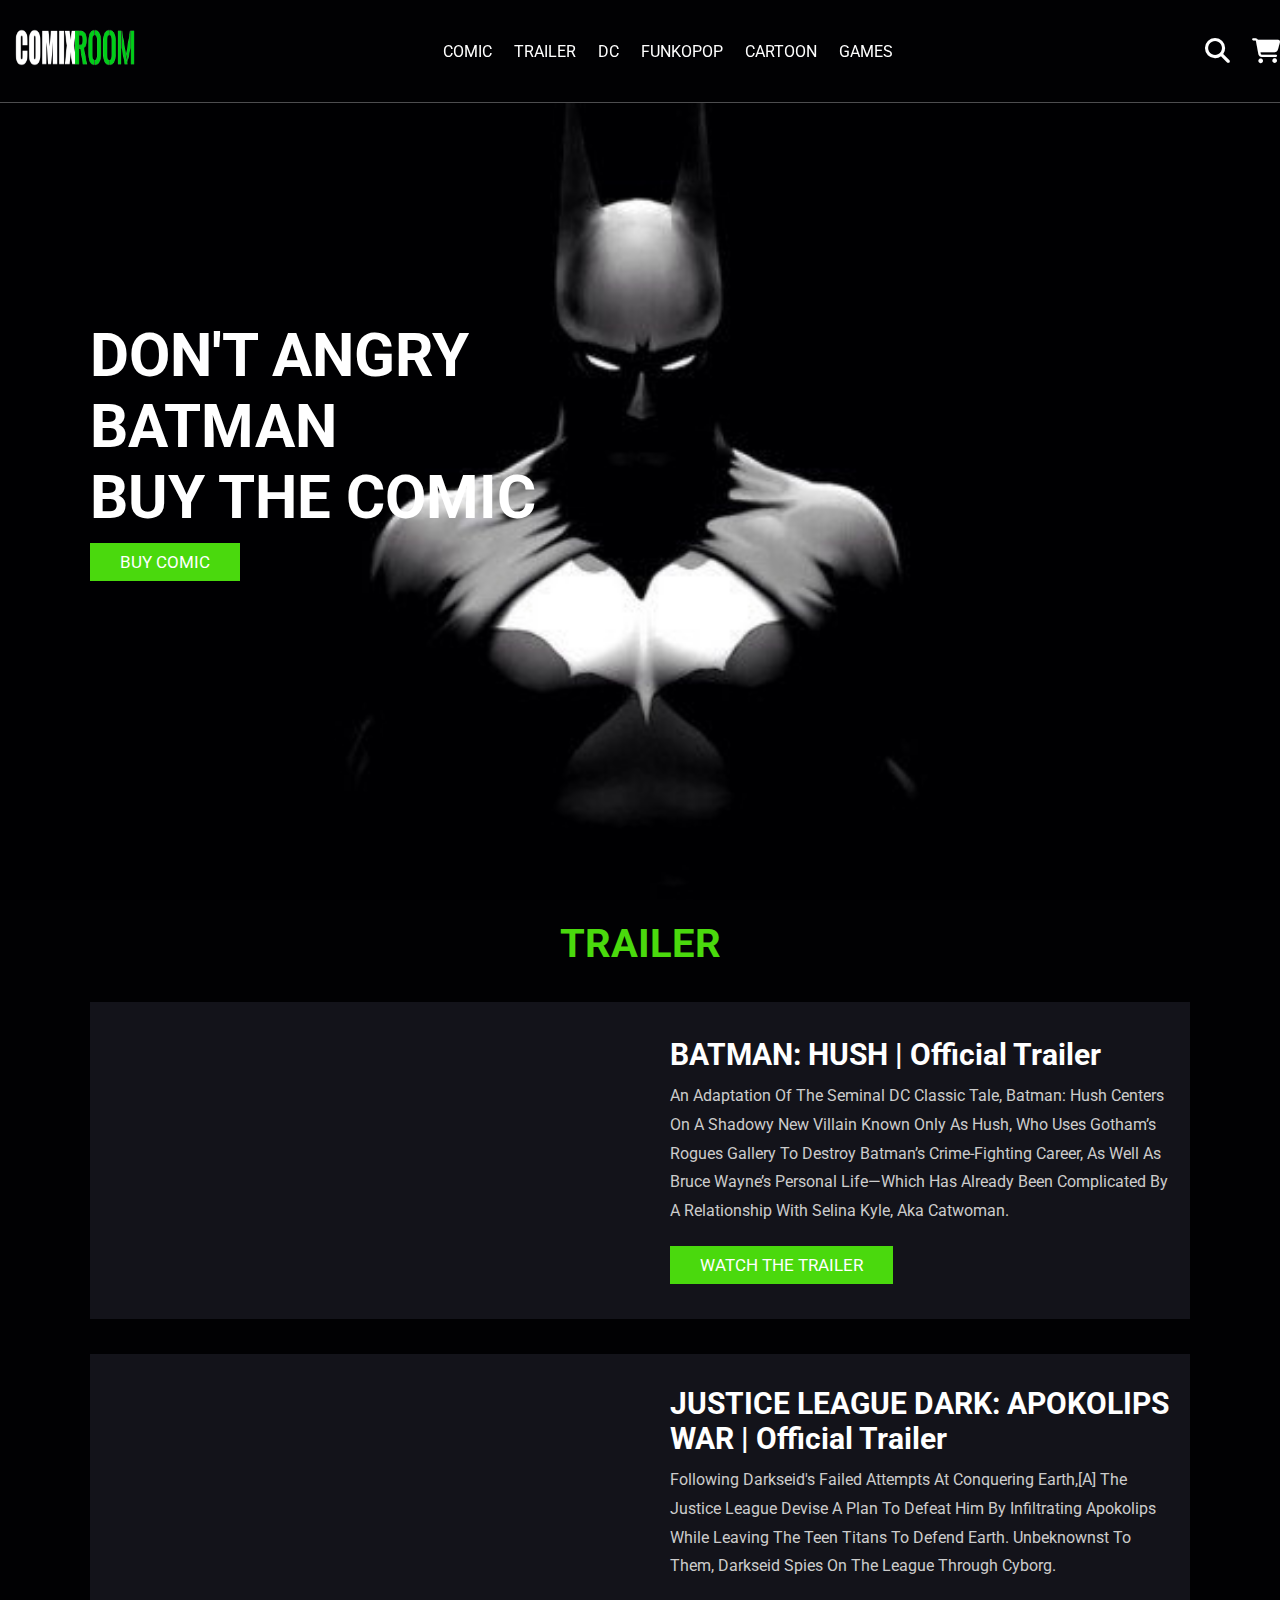
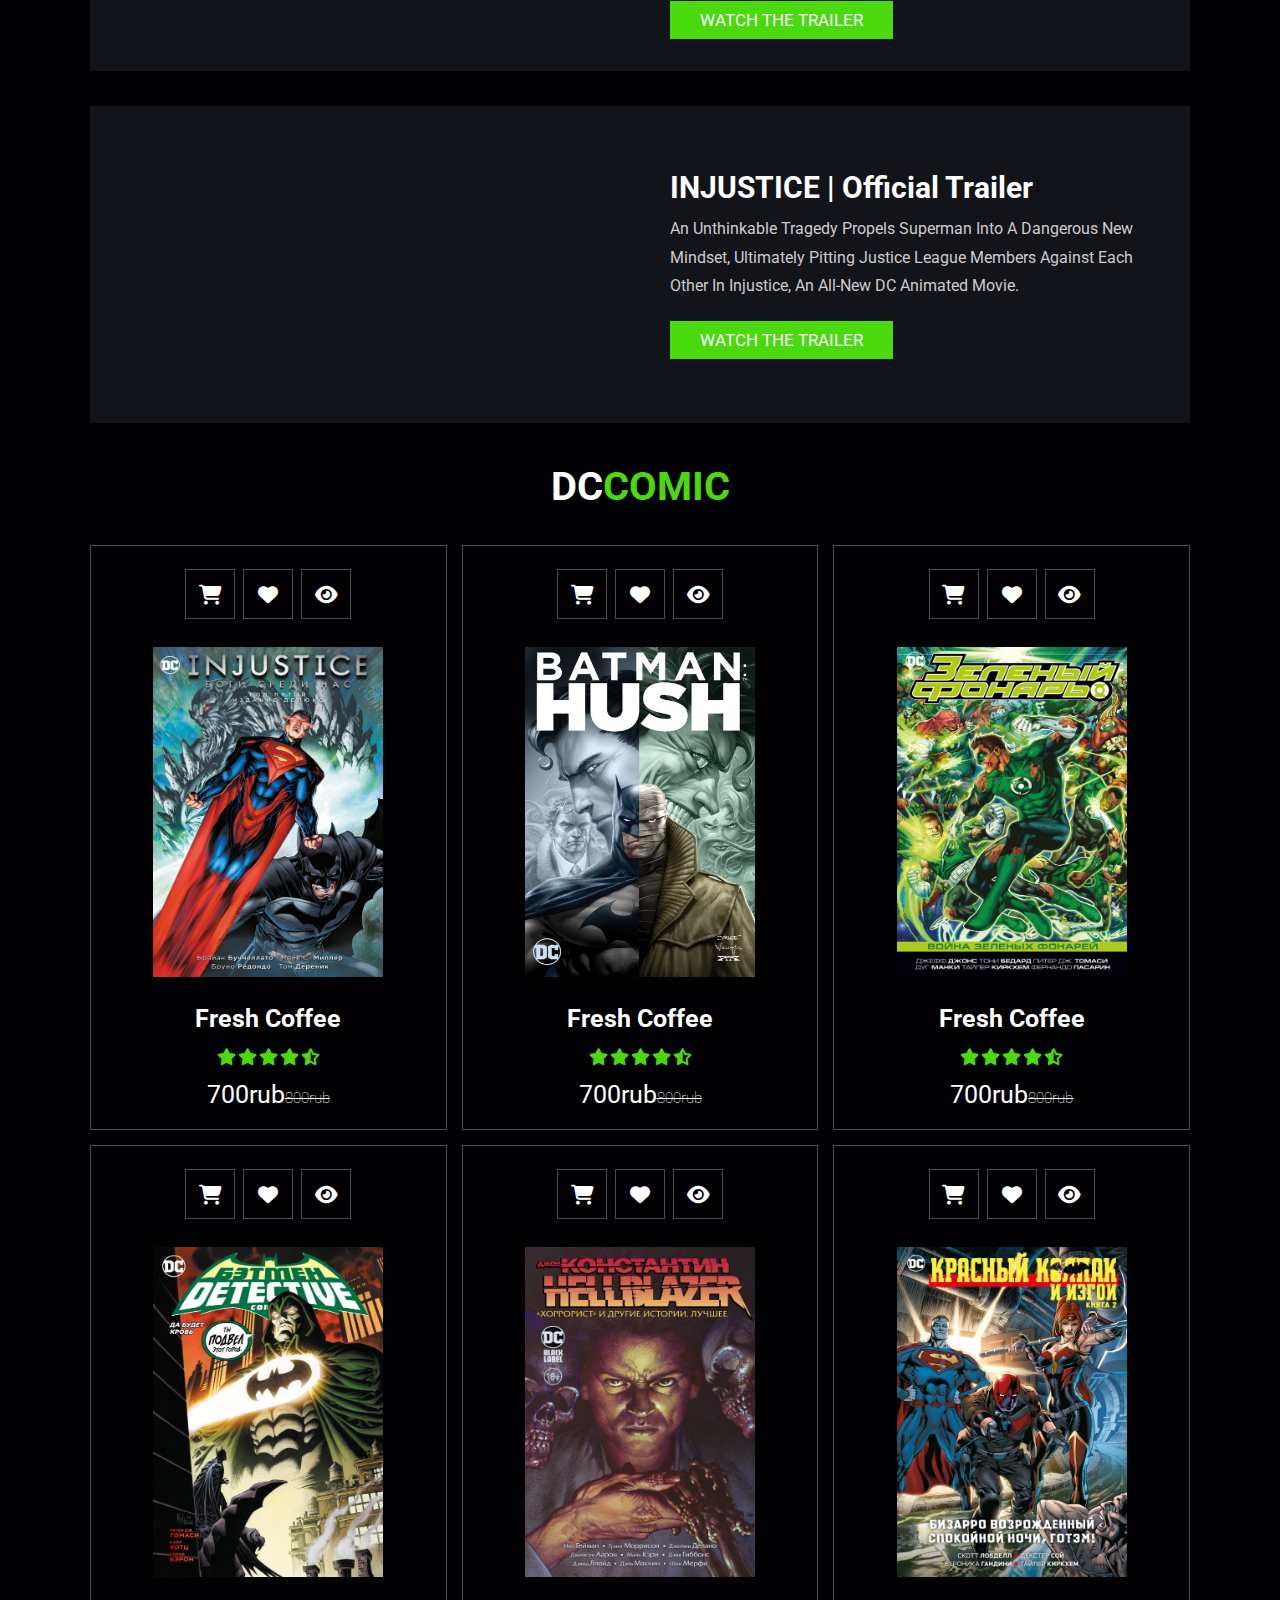
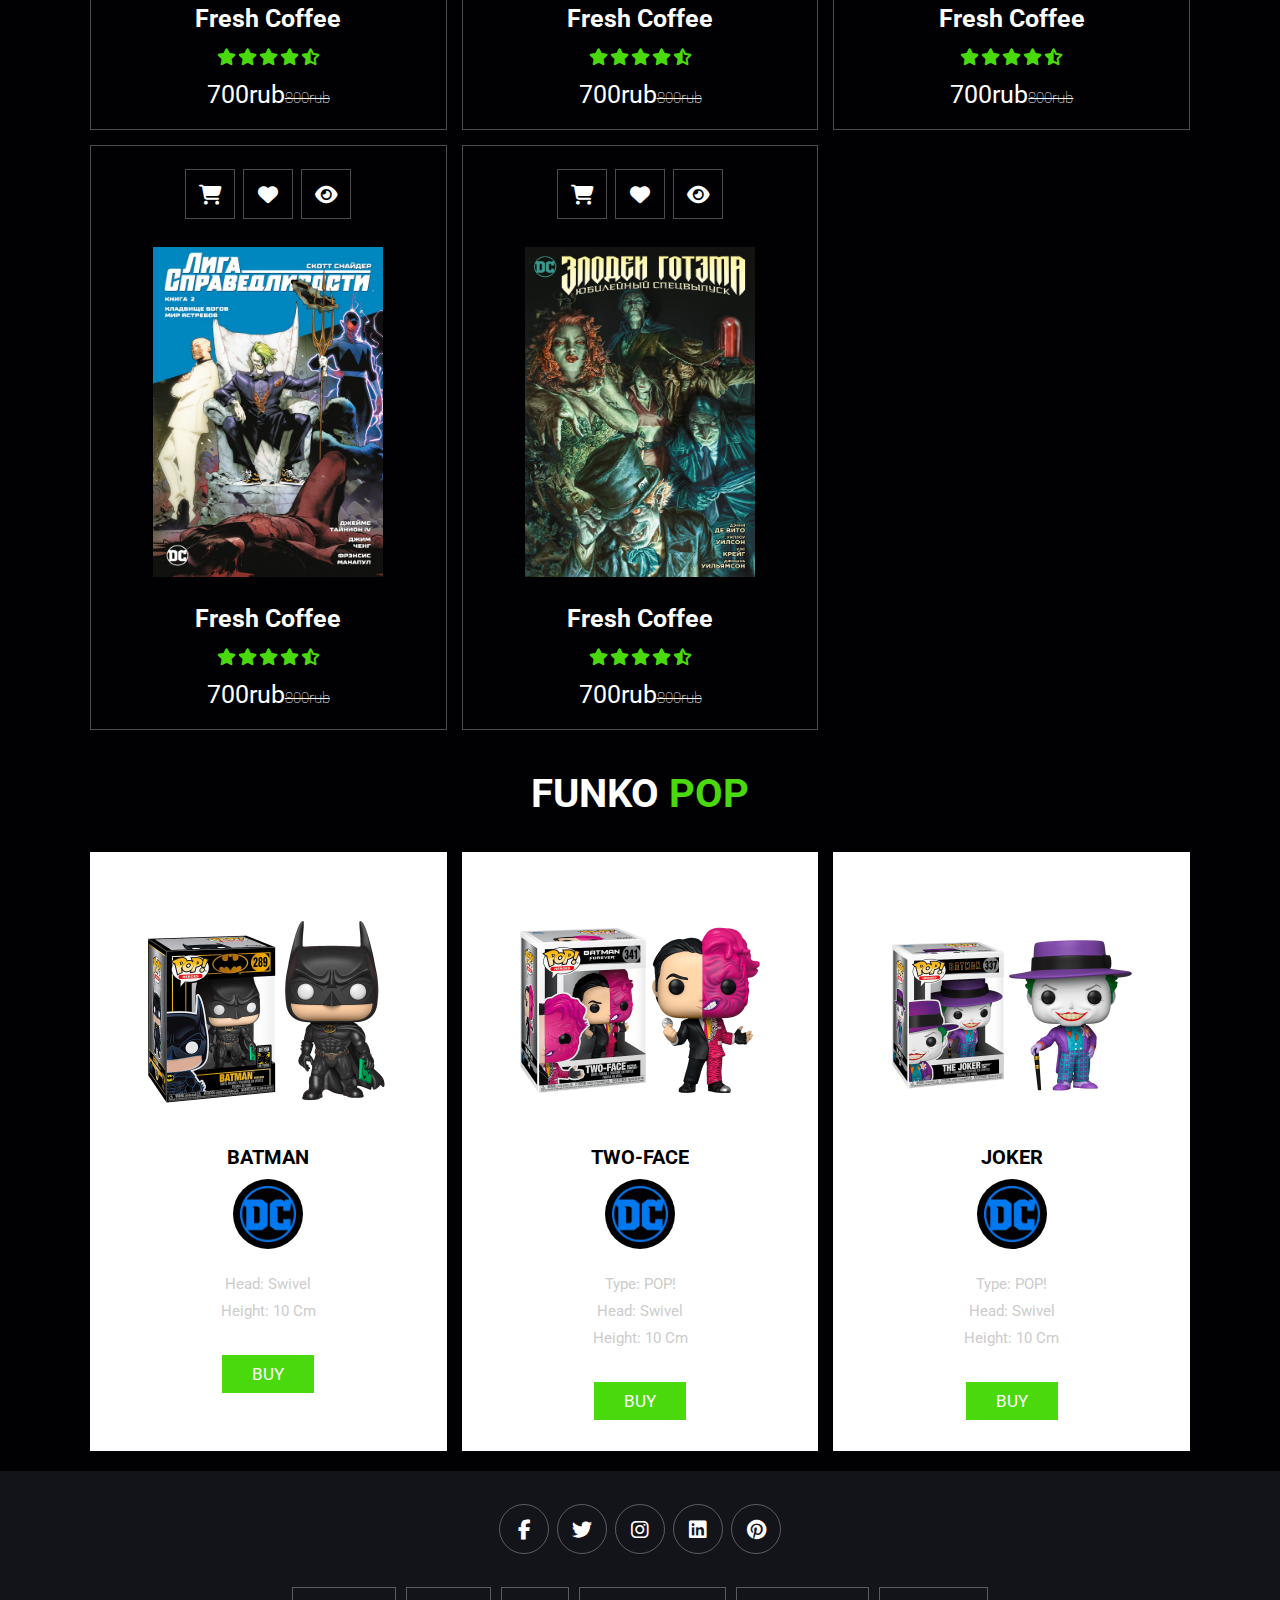
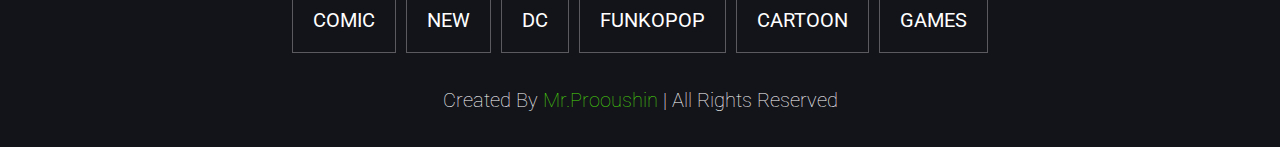
<file: index.html>
<!DOCTYPE html>
<html lang="en">
<head>
    <meta charset="UTF-8">
    <meta http-equiv="X-UA-Compatible" content="IE=edge">
    <meta name="viewport" content="width=device-width, initial-scale=1.0">
    <title>COMIX ROOM</title>
    <link rel="stylesheet" href="https://cdnjs.cloudflare.com/ajax/libs/font-awesome/6.4.0/css/all.min.css">
    <link rel="stylesheet" href="style.css">
</head>
<body>
    

<header class="header">

    <a href="#" class="logo">
        <img src="img/logo.png"  alt="">
    </a>

<nav class="navbar">
    <a href="#home">COMIC</a>
    <a href="#about">TRAILER</a>
    <a href="#DCproducts">DC</a>
    <a href="#funko_pop">FUNKOPOP</a>
    <a href="cartoon.html">CARTOON</a>    
    <a href="games.html">GAMES</a>

</nav>

<div class="icons">
    <div class="fas fa-search" id="search-btn"></div> 
    <div class="fas fa-shopping-cart" id="cart-btn"></div>
    <div class="fas fa-bars" id="menu-btn"></div>  

</div>

<div class="search-form">
    <input type="search" id="search-box" placeholder="search here...">
    <label for="search-box" class="fas fa-search"></label>
</div>

<div class="cart-item-container" >
    <div class="cart-item">
        <span class="fas fa-times"></span>
        <img src="img/DC_COMIC/Бэтмен-_Тихо.jpg" alt="">
        <div class="container">
            <h3>cart item 01</h3>
            <div class="price">500rub/-</div>
            <button class="plus" data-id="plus">+</button>
            <button class="minus" data-id="minus">-</button>
        </div>
    </div>
    <div class="cart-item">
        <span class="fas fa-times"></span>
        <img src="img/DC_COMIC/зеленые фонари.jpg" alt="">
        <div class="container">
            <h3>cart item 01</h3>
            <div class="price">500rub/-</div>
        </div>
    </div>
    <div class="cart-item">
        <span class="fas fa-times"></span>
        <img src="img/DC_COMIC/injustice.jpg" alt="">
        <div class="container">
            <h3>cart item 01</h3>
            <div class="price">500rub/-</div>
        </div>
    </div>
    
    <a href="#" class="btn">checkout now</a>
</div>

</header>

<section class="home" id="home">

    <div class="content">
        <h3>DON'T ANGRY <br>BATMAN <br>BUY THE COMIC</h3>
       
        <a href="#DCproducts" class="btn">BUY COMIC</a>
    </div>

</section>



<section class="about" id="about">
<div class="trailer">
        <h1 class="heading"><span>TRAILER</span></h1>

        <div class="row">

            <div class="image">
                <iframe class="video_you" width="560" height="315" src="https://www.youtube.com/embed/cQFFnUg0u70" title="YouTube video player" frameborder="0" allow="accelerometer; autoplay; clipboard-write; encrypted-media; gyroscope; picture-in-picture; web-share" allowfullscreen></iframe>
            </div>

            <div class="content">
                <h3>BATMAN: HUSH | Official Trailer</h3>
                <p>An adaptation of the seminal DC classic tale, Batman: Hush centers on a shadowy new villain known only as Hush,
                     who uses Gotham’s Rogues Gallery to destroy Batman’s crime-fighting career, as well as Bruce Wayne’s 
                     personal life—which has already been complicated by a relationship with Selina Kyle, aka Catwoman.</p>
                <a href="#" class="btn">WATCH THE TRAILER</a>
            </div>

        </div>
    </div>

    <div class="trailer">
        <h1 class="heading"><span></span></h1>

        <div class="row">

            <div class="image">
                <iframe width="560" height="315" src="https://www.youtube.com/embed/tnCkn5xD2jg" title="YouTube video player" frameborder="0" allow="accelerometer; autoplay; clipboard-write; encrypted-media; gyroscope; picture-in-picture; web-share" allowfullscreen></iframe>
            </div>

            <div class="content">
                <h3>JUSTICE LEAGUE DARK: APOKOLIPS WAR | Official Trailer </h3>
                <p>Following Darkseid's failed attempts at conquering Earth,[a] the Justice League devise a plan to defeat him by 
                    infiltrating Apokolips while leaving the Teen Titans to defend Earth. Unbeknownst to them, Darkseid spies on 
                    the League through Cyborg. </p>
                <a href="#" class="btn">WATCH THE TRAILER</a>
            </div>

        </div>
    </div>
    <div class="trailer">       
        <h1 class="heading"><span></span></h1>
        <div class="row">

            <div class="image">
                <iframe width="560" height="315" src="https://www.youtube.com/embed/Co8529lF74Y" title="YouTube video player" frameborder="0" allow="accelerometer; autoplay; clipboard-write; encrypted-media; gyroscope; picture-in-picture; web-share" allowfullscreen></iframe>
            </div>

            <div class="content">
                <h3>INJUSTICE | Official Trailer</h3>
                <p>An unthinkable tragedy propels Superman into a dangerous new mindset, ultimately pitting 
                    Justice  League members against each other in Injustice, an all-new DC Animated Movie.</p>
                <a href="#" class="btn">WATCH THE TRAILER</a>
            </div>

        </div>
    </div>
</section>


<section class="DCproducts" id="DCproducts">
    <h1 class="heading">DC<span>COMIC</span></h1>

    <div class="box-container">

        <div class="box">            
            <div class="icons">
                <a href="#" class="fas fa-shopping-cart"></a>
                <a href="#" class="fas fa-heart"></a>
                <a href="#" class="fas fa-eye"></a>
            </div>
            <div class="image">
                <img src="img/DC_COMIC/injustice.jpg" alt="">
            </div>
            <div class="content">
                <h3>fresh coffee</h3>
                <div class="stars">
                    <i class="fas fa-star"></i>
                    <i class="fas fa-star"></i>
                    <i class="fas fa-star"></i>
                    <i class="fas fa-star"></i>
                    <i class="fas fa-star-half-alt"></i>
                </div>
                <div class="price">700rub<span>800rub</span></div>
            </div>
        </div>
        <div class="box">            
            <div class="icons">
                <a href="#" class="fas fa-shopping-cart"></a>
                <a href="#" class="fas fa-heart"></a>
                <a href="#" class="fas fa-eye"></a>
            </div>
            <div class="image">
                <img src="img/DC_COMIC/Бэтмен-_Тихо.jpg" alt="">
            </div>
            <div class="content">
                <h3>fresh coffee</h3>
                <div class="stars">
                    <i class="fas fa-star"></i>
                    <i class="fas fa-star"></i>
                    <i class="fas fa-star"></i>
                    <i class="fas fa-star"></i>
                    <i class="fas fa-star-half-alt"></i>
                </div>
                <div class="price">700rub<span>800rub</span></div>
            </div>
        </div>
        <div class="box">            
            <div class="icons">
                <a href="#" class="fas fa-shopping-cart"></a>
                <a href="#" class="fas fa-heart"></a>
                <a href="#" class="fas fa-eye"></a>
            </div>
            <div class="image">
                <img src="img/DC_COMIC/зеленые фонари.jpg" alt="">
            </div>
            <div class="content">
                <h3>fresh coffee</h3>
                <div class="stars">
                    <i class="fas fa-star"></i>
                    <i class="fas fa-star"></i>
                    <i class="fas fa-star"></i>
                    <i class="fas fa-star"></i>
                    <i class="fas fa-star-half-alt"></i>
                </div>
                <div class="price">700rub<span>800rub</span></div>
            </div>
        </div>
        <div class="box">            
            <div class="icons">
                <a href="#" class="fas fa-shopping-cart"></a>
                <a href="#" class="fas fa-heart"></a>
                <a href="#" class="fas fa-eye"></a>
            </div>
            <div class="image">
                <img src="img/DC_COMIC/бэтмен_детектив.jpg" alt="">
            </div>
            <div class="content">
                <h3>fresh coffee</h3>
                <div class="stars">
                    <i class="fas fa-star"></i>
                    <i class="fas fa-star"></i>
                    <i class="fas fa-star"></i>
                    <i class="fas fa-star"></i>
                    <i class="fas fa-star-half-alt"></i>
                </div>
                <div class="price">700rub<span>800rub</span></div>
            </div>
        </div>
        <div class="box">            
            <div class="icons">
                <a href="#" class="fas fa-shopping-cart"></a>
                <a href="#" class="fas fa-heart"></a>
                <a href="#" class="fas fa-eye"></a>
            </div>
            <div class="image">
                <img src="img/DC_COMIC/константин.jpg" alt="">
            </div>
            <div class="content">
                <h3>fresh coffee</h3>
                <div class="stars">
                    <i class="fas fa-star"></i>
                    <i class="fas fa-star"></i>
                    <i class="fas fa-star"></i>
                    <i class="fas fa-star"></i>
                    <i class="fas fa-star-half-alt"></i>
                </div>
                <div class="price">700rub<span>800rub</span></div>
            </div>
        </div>
        <div class="box">            
            <div class="icons">
                <a href="#" class="fas fa-shopping-cart"></a>
                <a href="#" class="fas fa-heart"></a>
                <a href="#" class="fas fa-eye"></a>
            </div>
            <div class="image">
                <img src="img/DC_COMIC/красный колпак.jpg" alt="">
            </div>
            <div class="content">
                <h3>fresh coffee</h3>
                <div class="stars">
                    <i class="fas fa-star"></i>
                    <i class="fas fa-star"></i>
                    <i class="fas fa-star"></i>
                    <i class="fas fa-star"></i>
                    <i class="fas fa-star-half-alt"></i>
                </div>
                <div class="price">700rub<span>800rub</span></div>
            </div>
        </div>
        <div class="box">            
            <div class="icons">
                <a href="#" class="fas fa-shopping-cart"></a>
                <a href="#" class="fas fa-heart"></a>
                <a href="#" class="fas fa-eye"></a>
            </div>
            <div class="image">
                <img src="img/DC_COMIC/несправедливость.jpg" alt="">
            </div>
            <div class="content">
                <h3>fresh coffee</h3>
                <div class="stars">
                    <i class="fas fa-star"></i>
                    <i class="fas fa-star"></i>
                    <i class="fas fa-star"></i>
                    <i class="fas fa-star"></i>
                    <i class="fas fa-star-half-alt"></i>
                </div>
                <div class="price">700rub<span>800rub</span></div>
            </div>
        </div>
        <div class="box">            
            <div class="icons">
                <a href="#" class="fas fa-shopping-cart"></a>
                <a href="#" class="fas fa-heart"></a>
                <a href="#" class="fas fa-eye"></a>
            </div>
            <div class="image">
                <img src="img/DC_COMIC/злодеи.jpg" alt="">
            </div>
            <div class="content">
                <h3>fresh coffee</h3>
                <div class="stars">
                    <i class="fas fa-star"></i>
                    <i class="fas fa-star"></i>
                    <i class="fas fa-star"></i>
                    <i class="fas fa-star"></i>
                    <i class="fas fa-star-half-alt"></i>
                </div>
                <div class="price">700rub<span>800rub</span></div>
            </div>
        </div>
</section>

<section class="funko_pop" id="funko_pop">
    <h1 class="heading"> FUNKO <span>POP</span></h1>

    <div class="box-container">

        <div class="box">           
            <img src="img/FUNK_POP/funko-pop-russia-DC-Comics-Batman-Forever-Batman-1995-FU37254.png" alt="" class="quote">
            <h3>BATMAN</h3>            
            <img src="img/FUNK_POP/1643633340_1-papik-pro-p-ds-logotip-1.jpg" class="user" alt="">
            <p>Head: swivel<br>Height: 10 cm</p>
            <a href="#" class="btn">BUY</a>
        </div>

        <div class="box">           
            <img src="img/FUNK_POP/funko-pop-russia-DC-Comics-Batman-Forever-Two-Face-FU47706.png" alt="" class="quote">
            <h3>TWO-FACE</h3>            
            <img src="img/FUNK_POP/1643633340_1-papik-pro-p-ds-logotip-1.jpg" class="user" alt="">
            <p>Type: POP!<br>Head: swivel<br>Height: 10 cm</p>
            <a href="#" class="btn">BUY</a>
        </div>

        <div class="box">           
            <img src="img/FUNK_POP/funko-pop-russia-DC-Comics-Batman-1989-The-Joker-FU47709.png" alt="" class="quote">
            <h3>JOKER</h3>
            <img src="img/FUNK_POP/1643633340_1-papik-pro-p-ds-logotip-1.jpg" class="user" alt="">
            <p>Type: POP!<br>Head: swivel<br>Height: 10 cm</p>            
            <a href="#" class="btn">BUY</a>
        </div>
    </div>     
</section>

<section class="footer">

    <div class="shar">
        <a href="#" class="fab fa-facebook-f"></a>
        <a href="#" class="fab fa-twitter"></a>
        <a href="#" class="fab fa-instagram"></a>
        <a href="#" class="fab fa-linkedin"></a>
        <a href="#" class="fab fa-pinterest"></a>
    </div>
    <div class="links">
        <a href="#home">COMIC</a>
        <a href="#about">NEW</a>
        <a href="#DCproducts">DC</a>
        <a href="#funko_pop">FUNKOPOP</a>
        <a href="cartoon.html">CARTOON</a>
        <a href="games.html">GAMES</a>
        
    </div>

    <div class="credit">created by <span>mr.prooushin</span> | all rights reserved</div>

</section>
<script src="js/jquery-3.6.3.min.js"></script>
    <script src="script.js"></script>
</body>
</html>
</file>
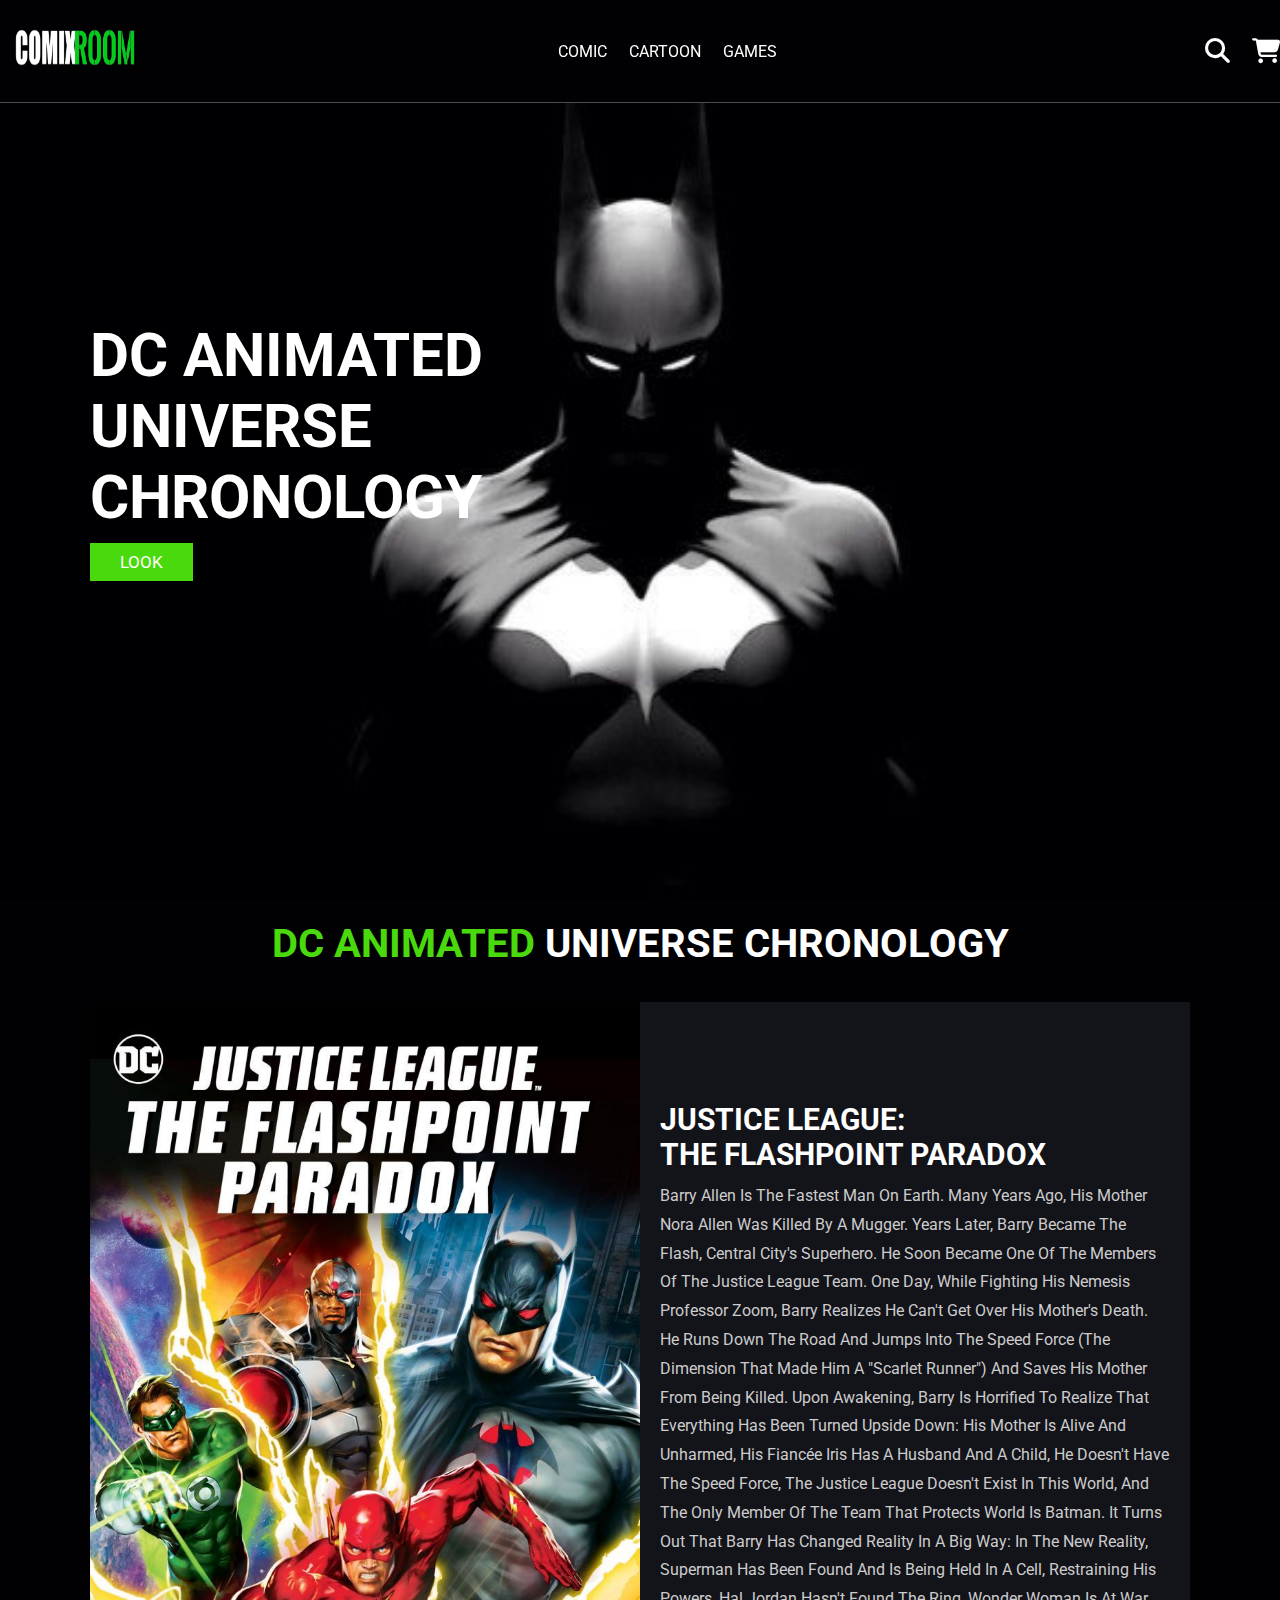
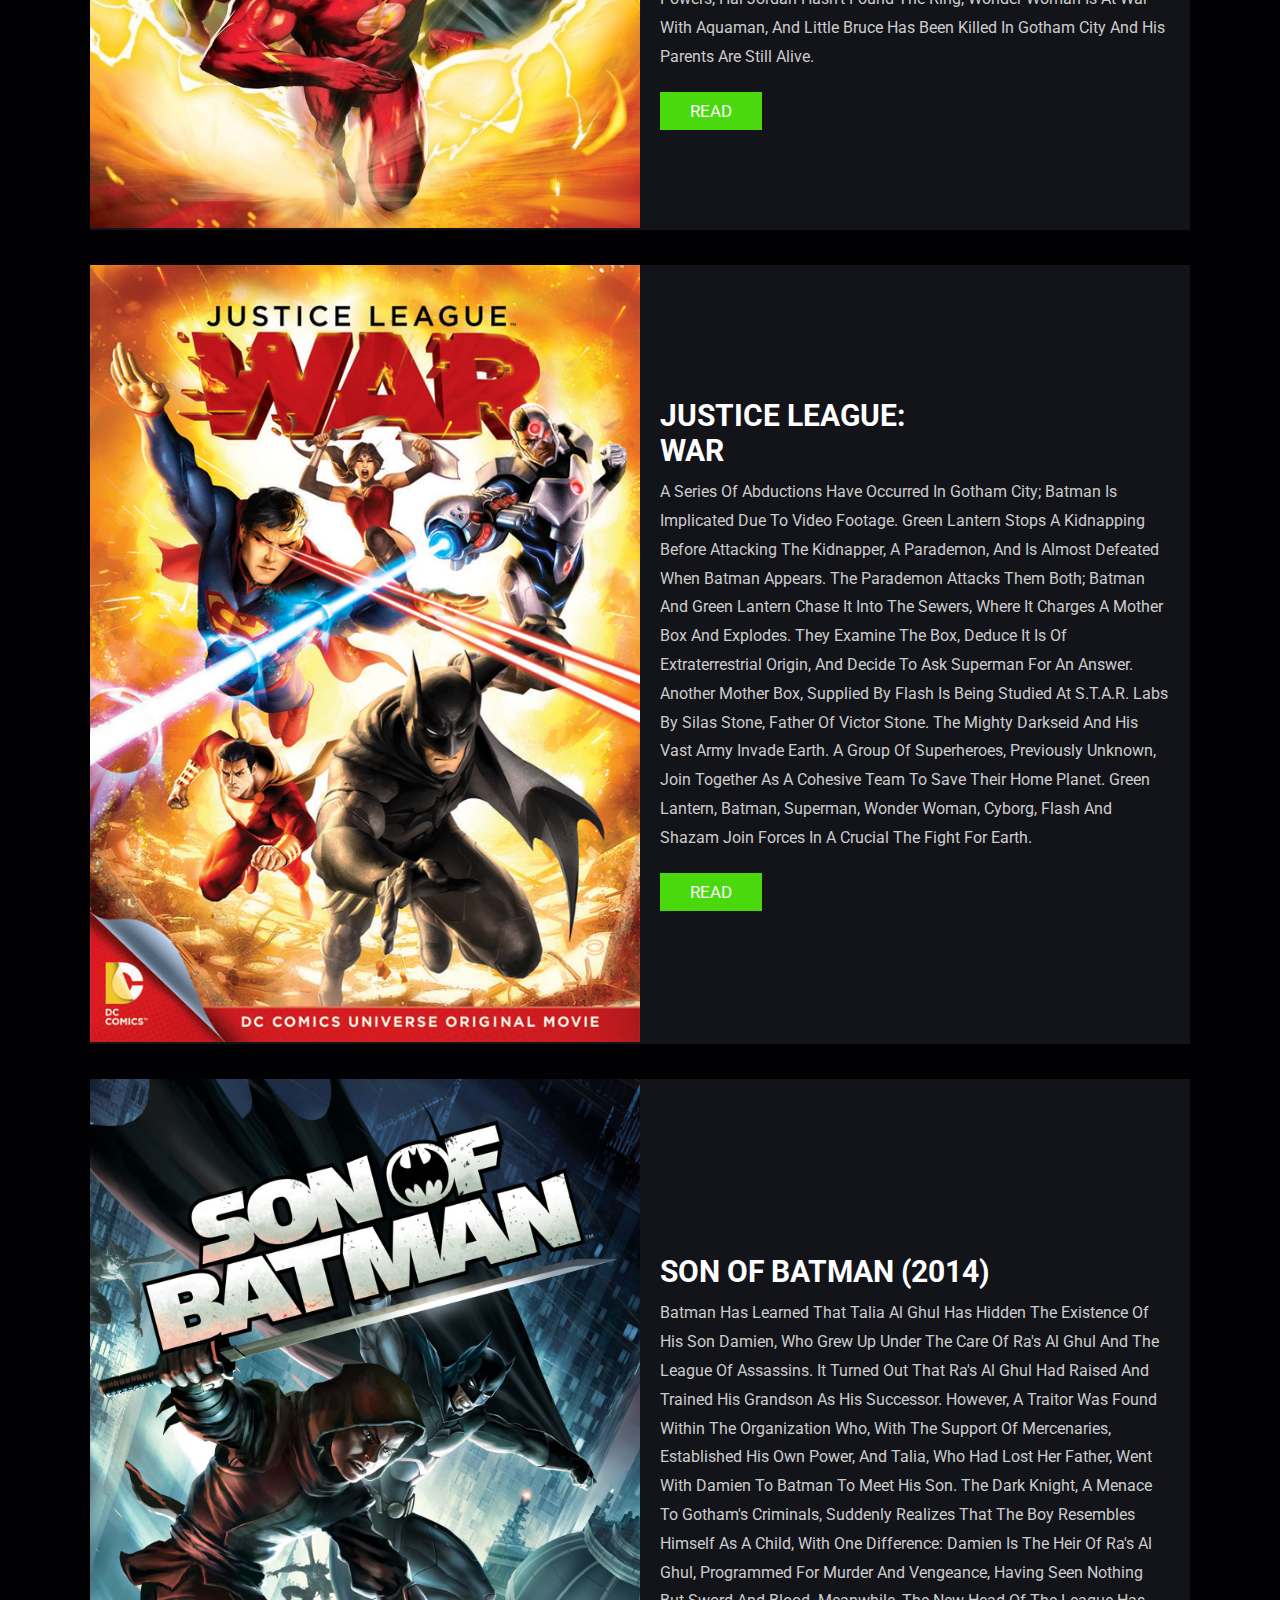
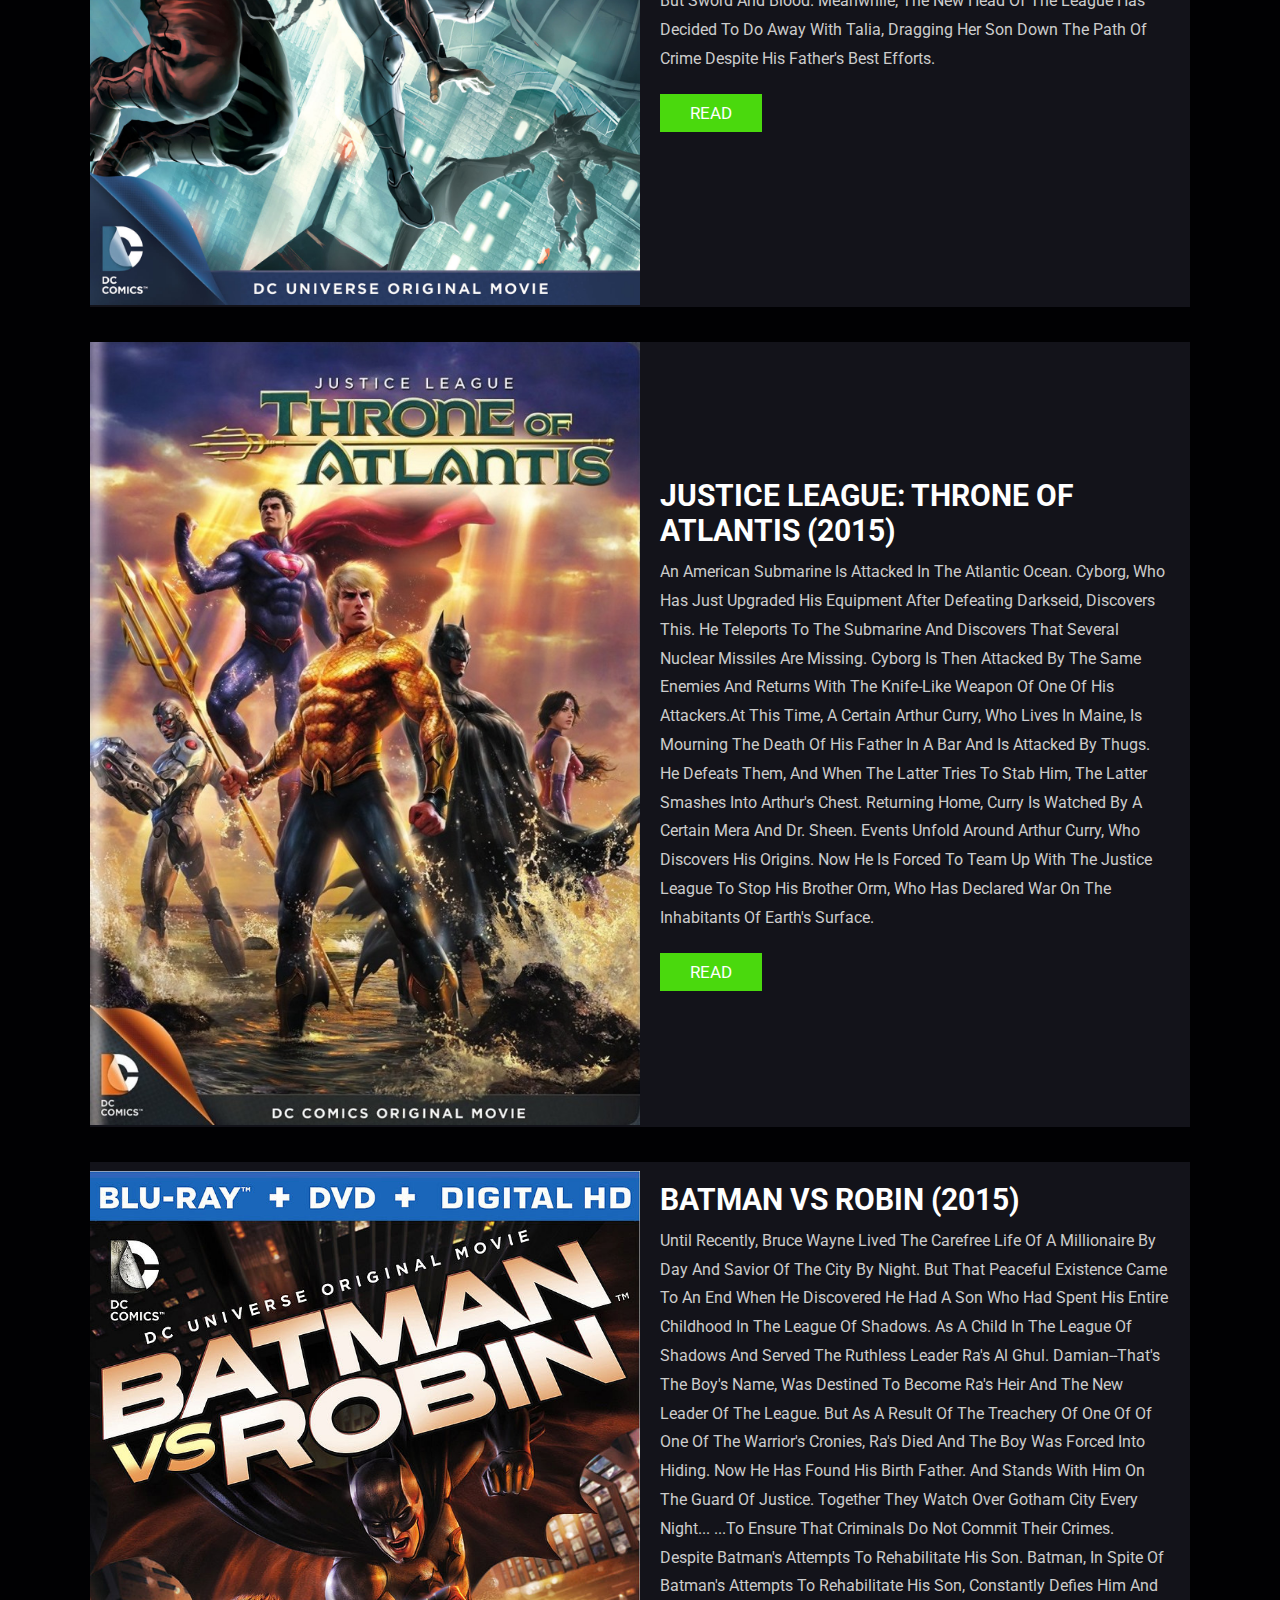
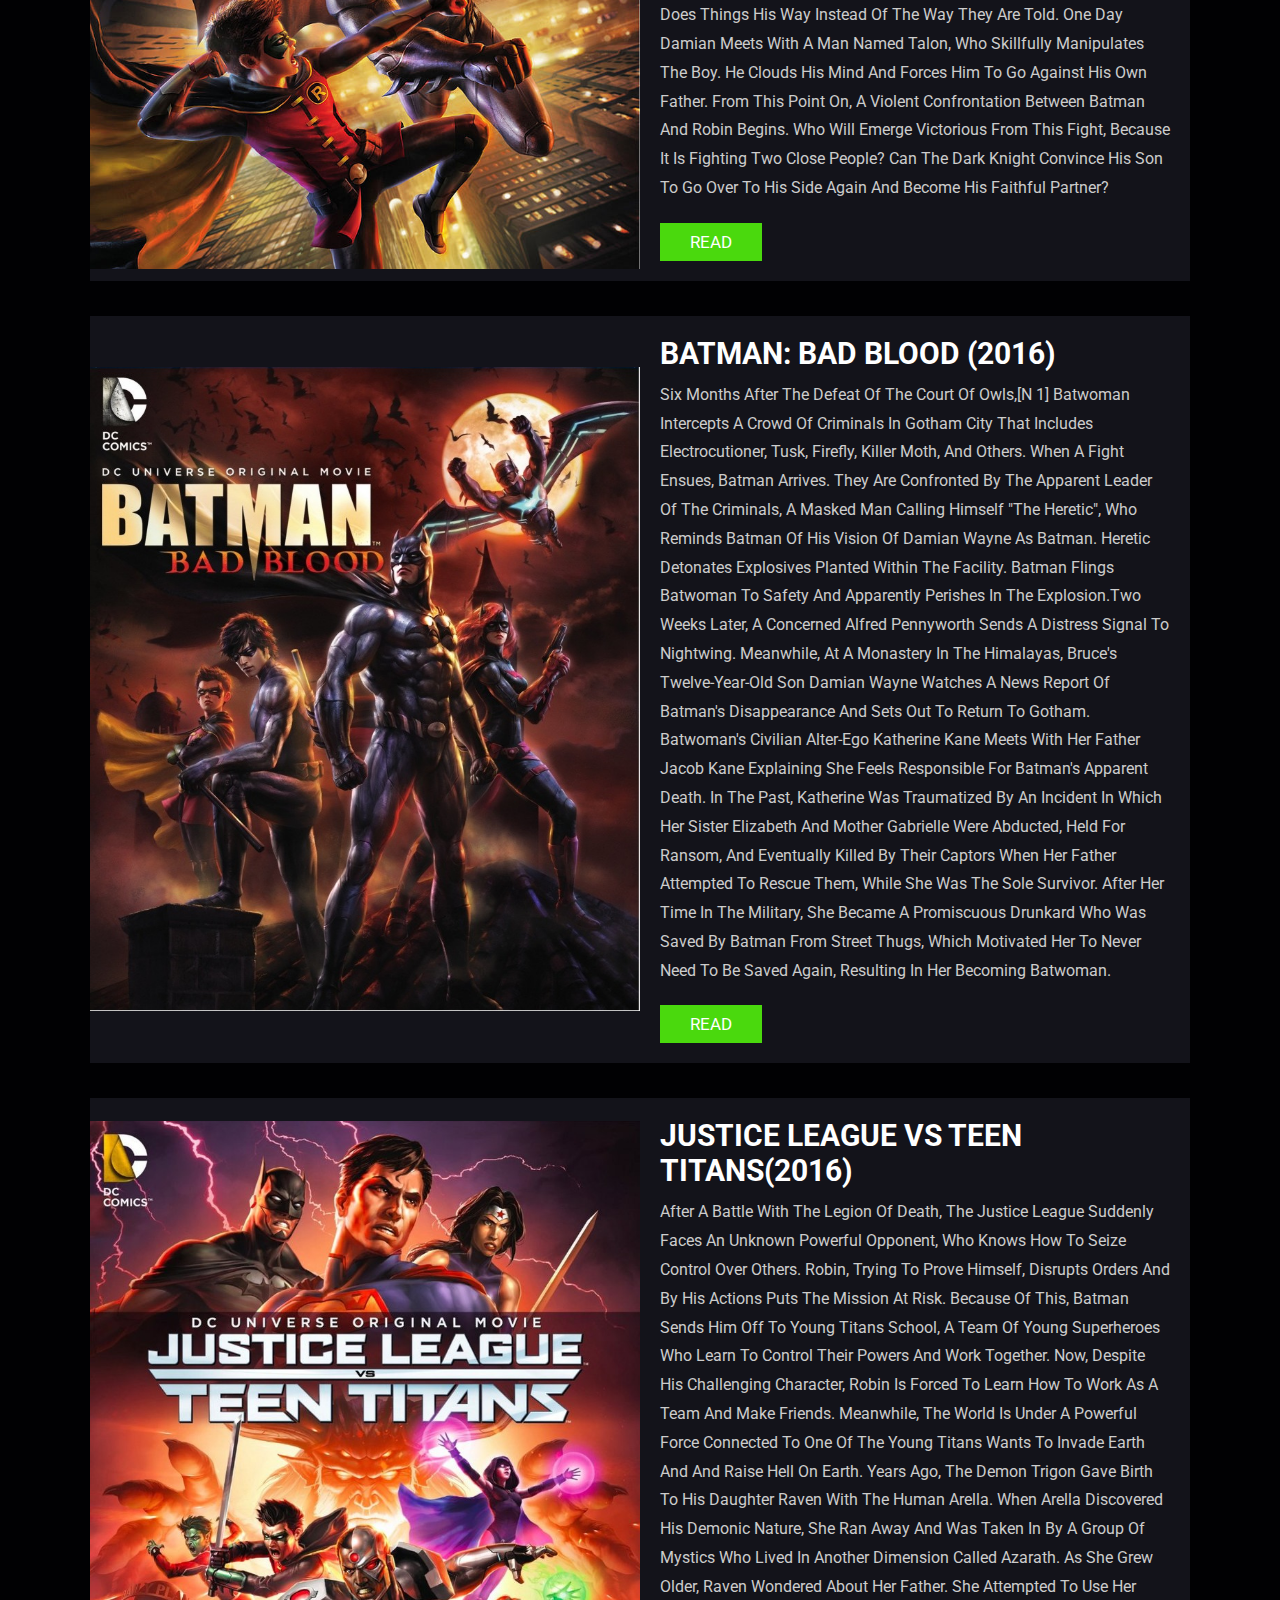
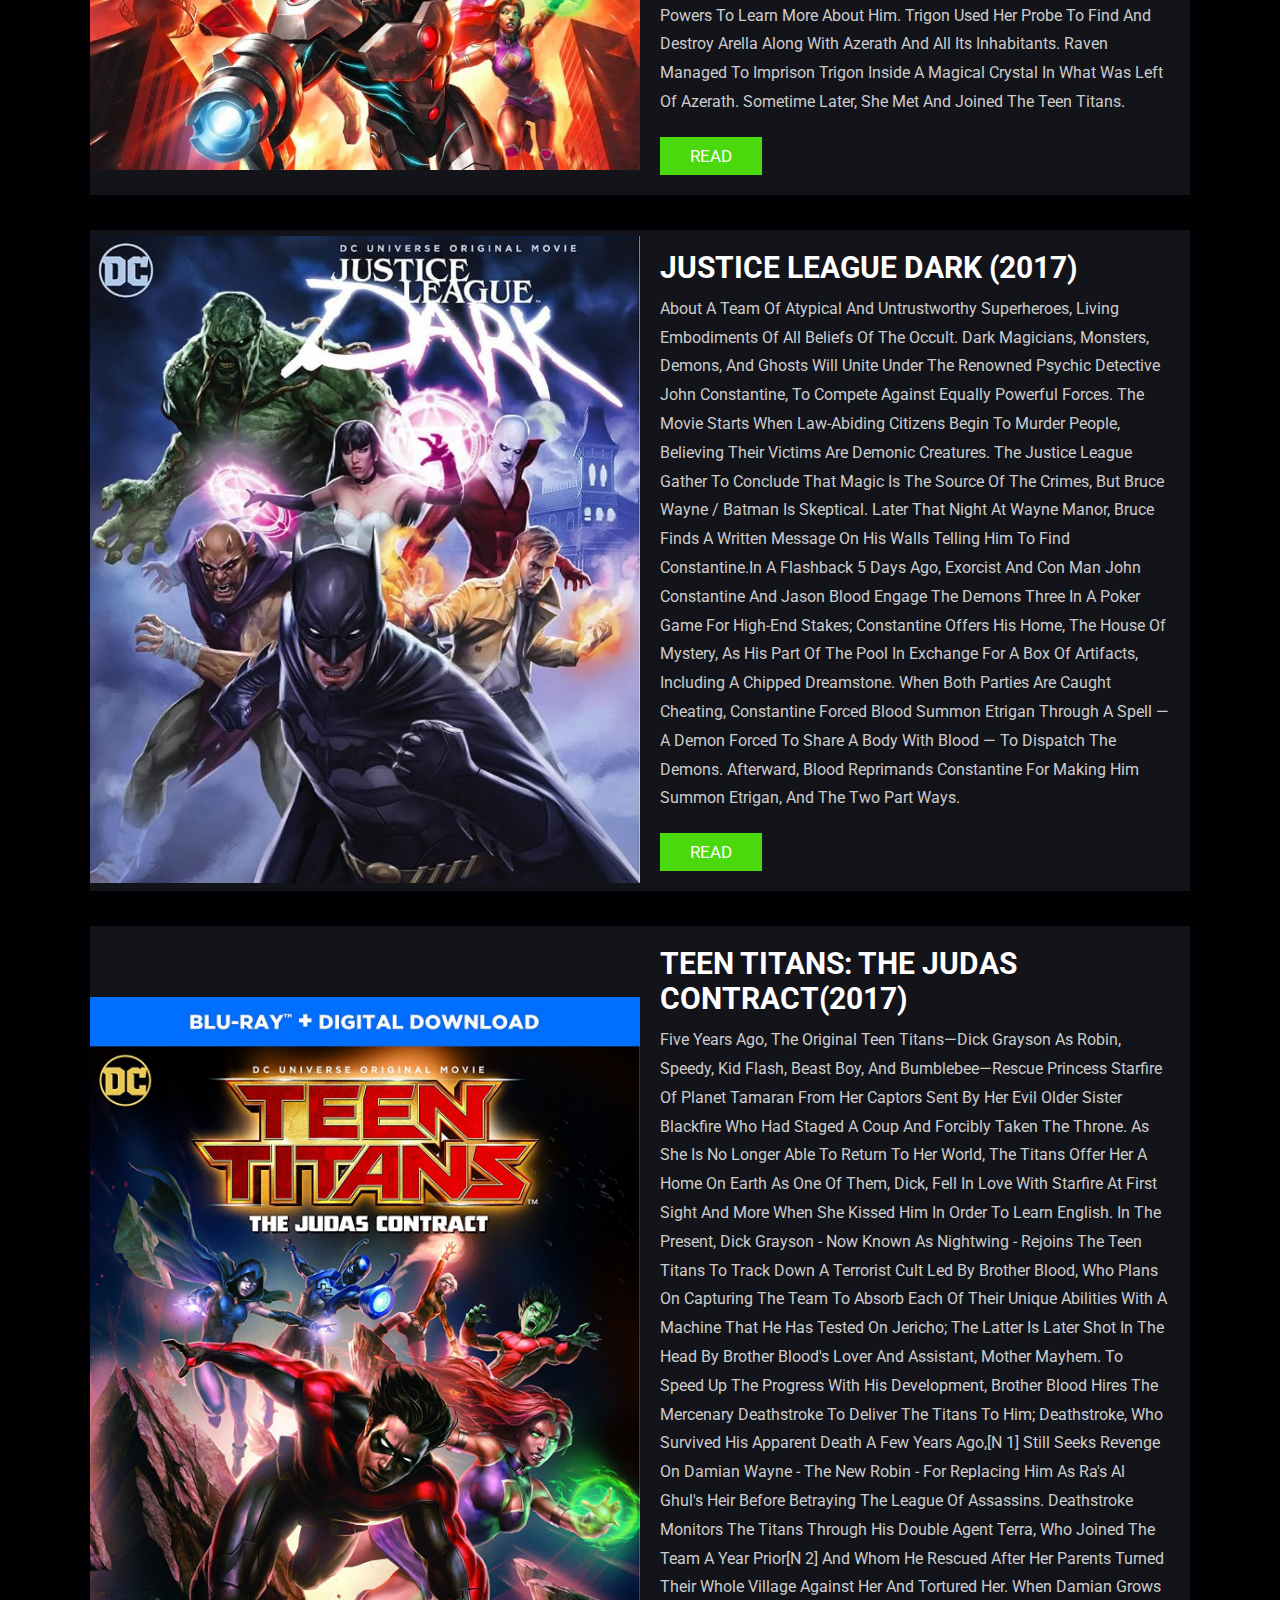
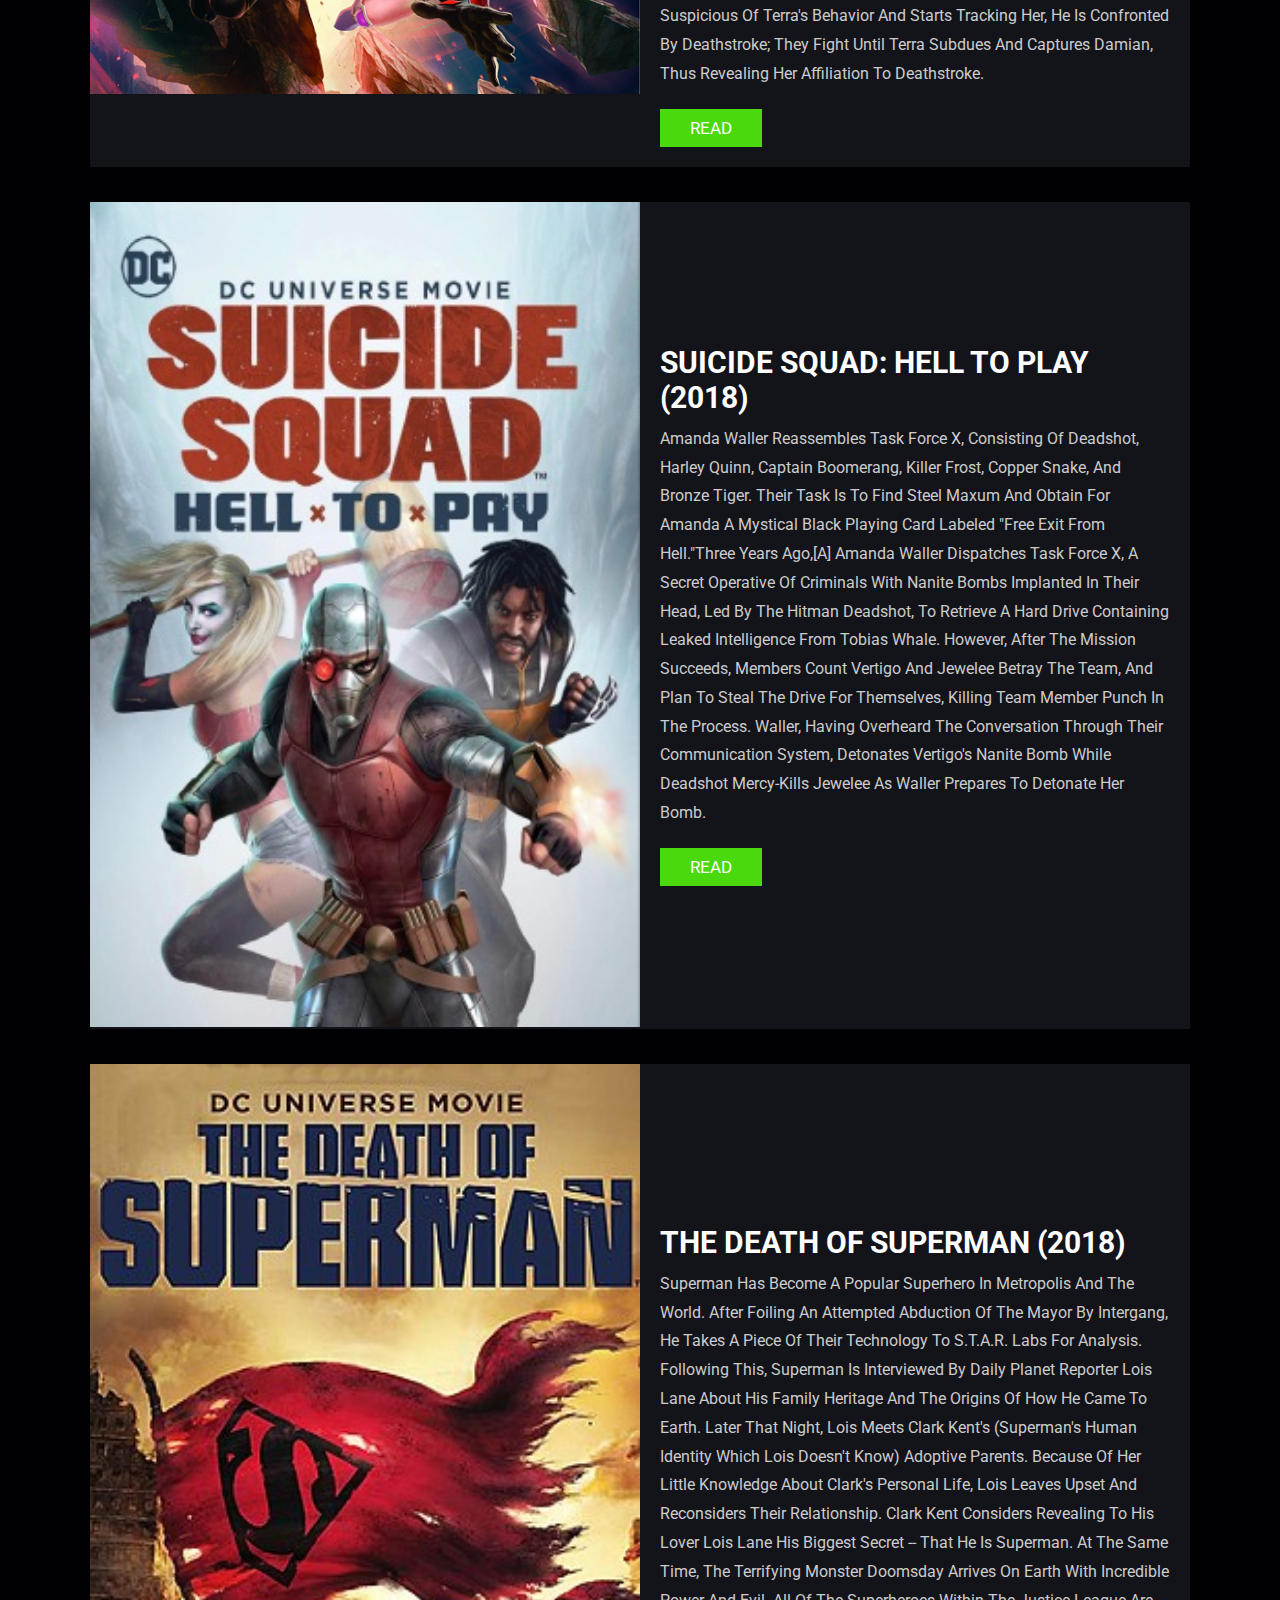
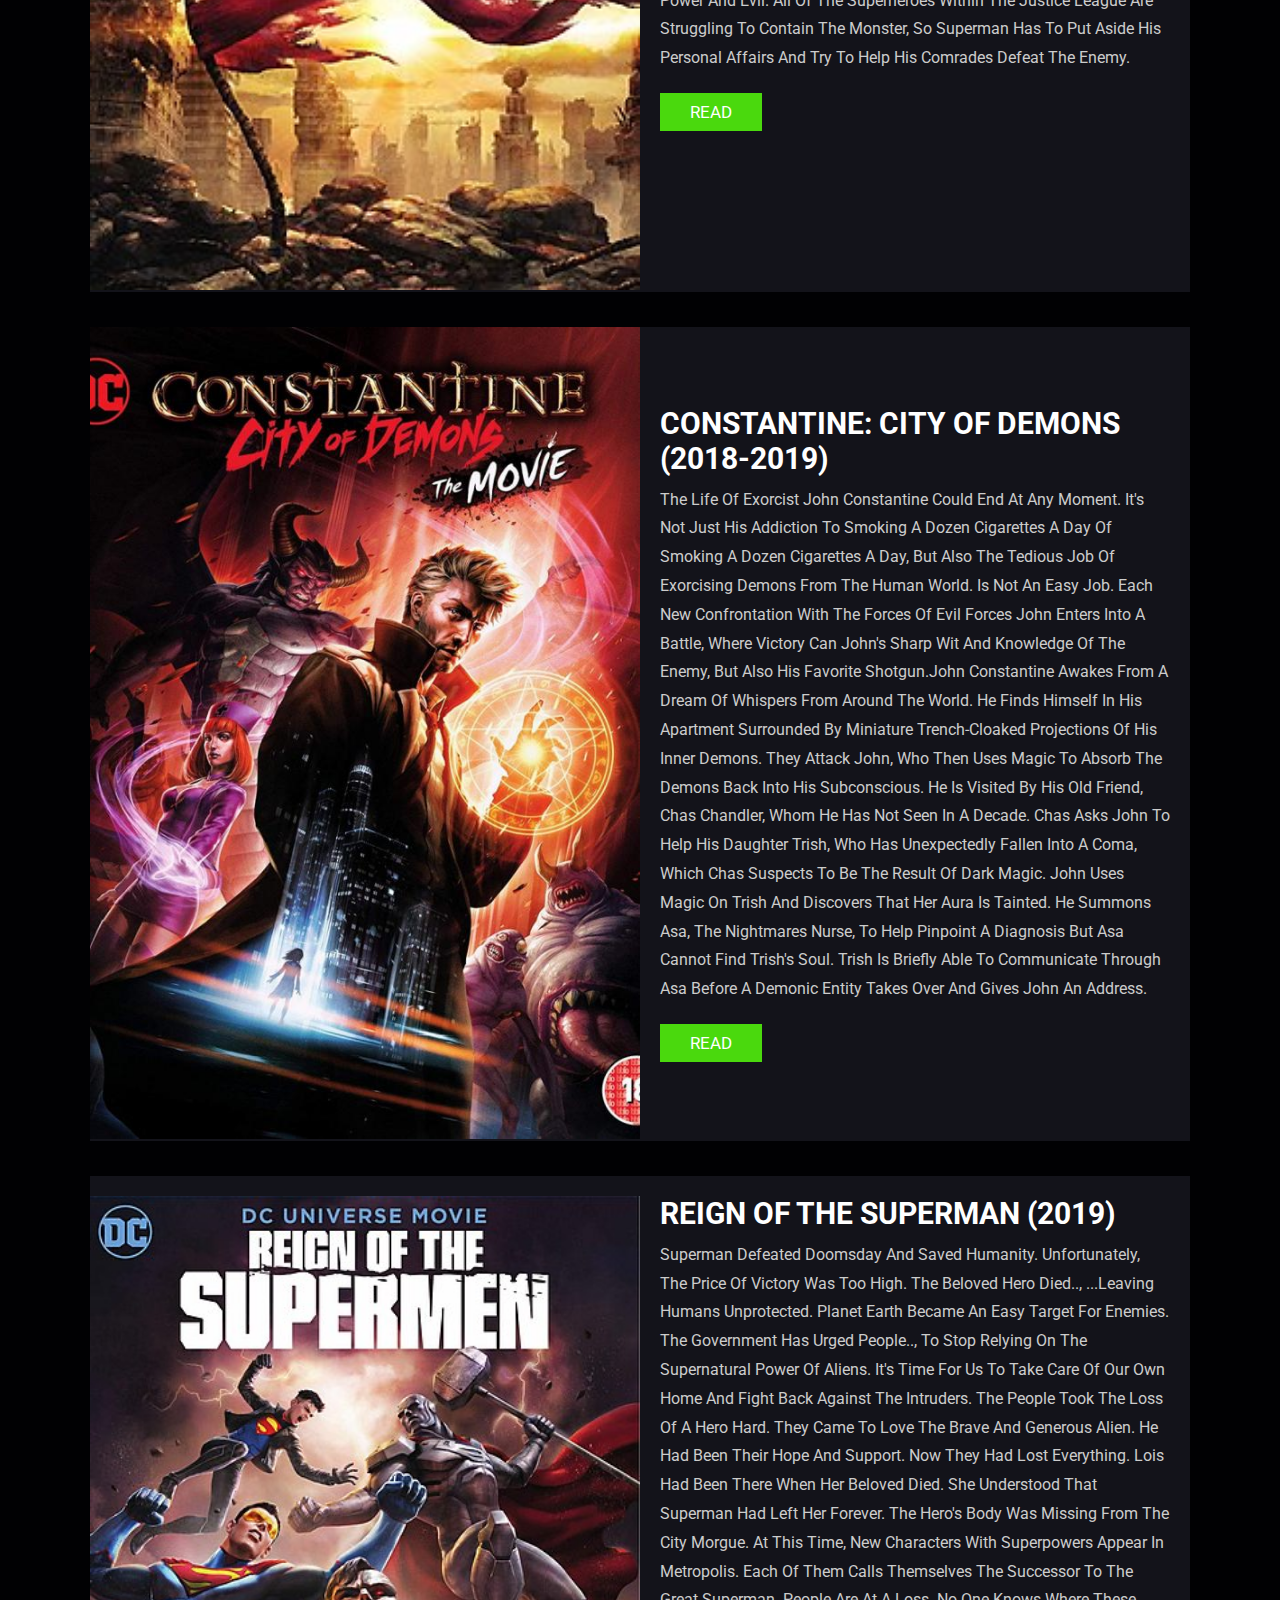
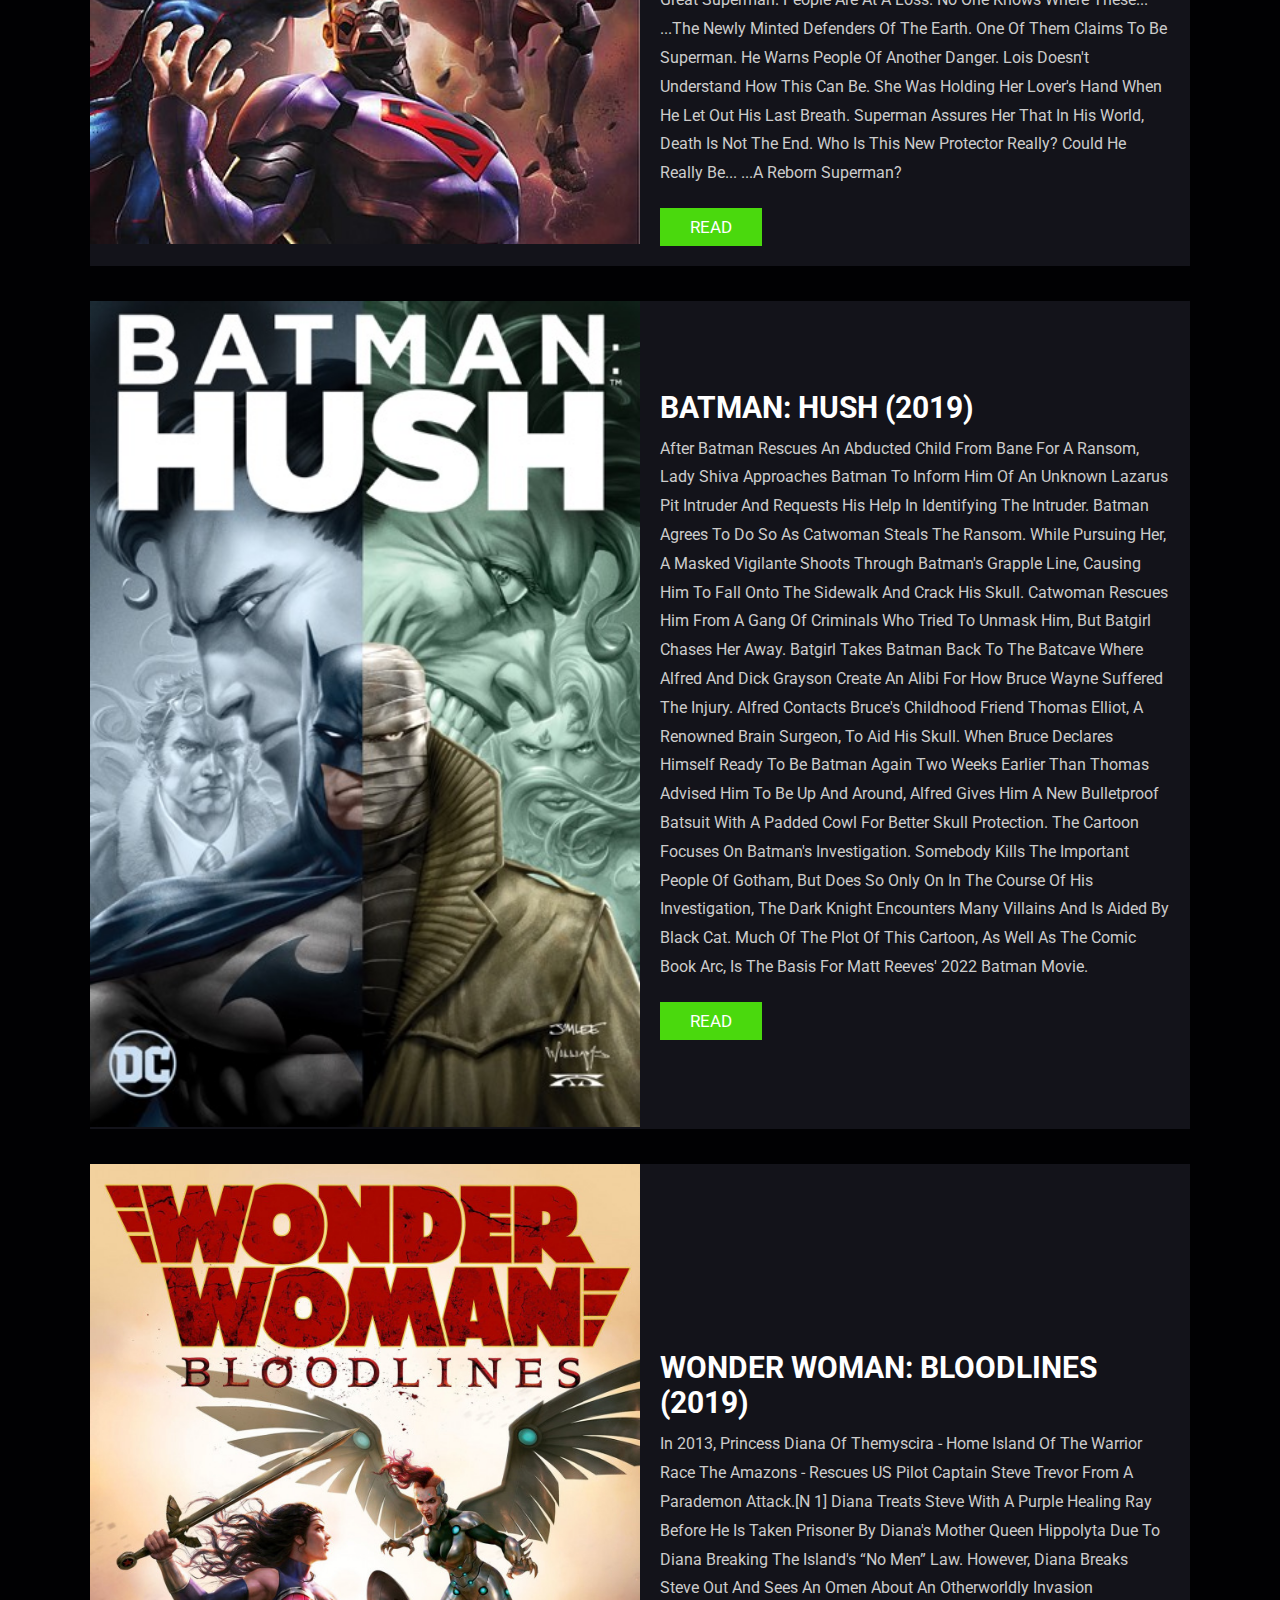
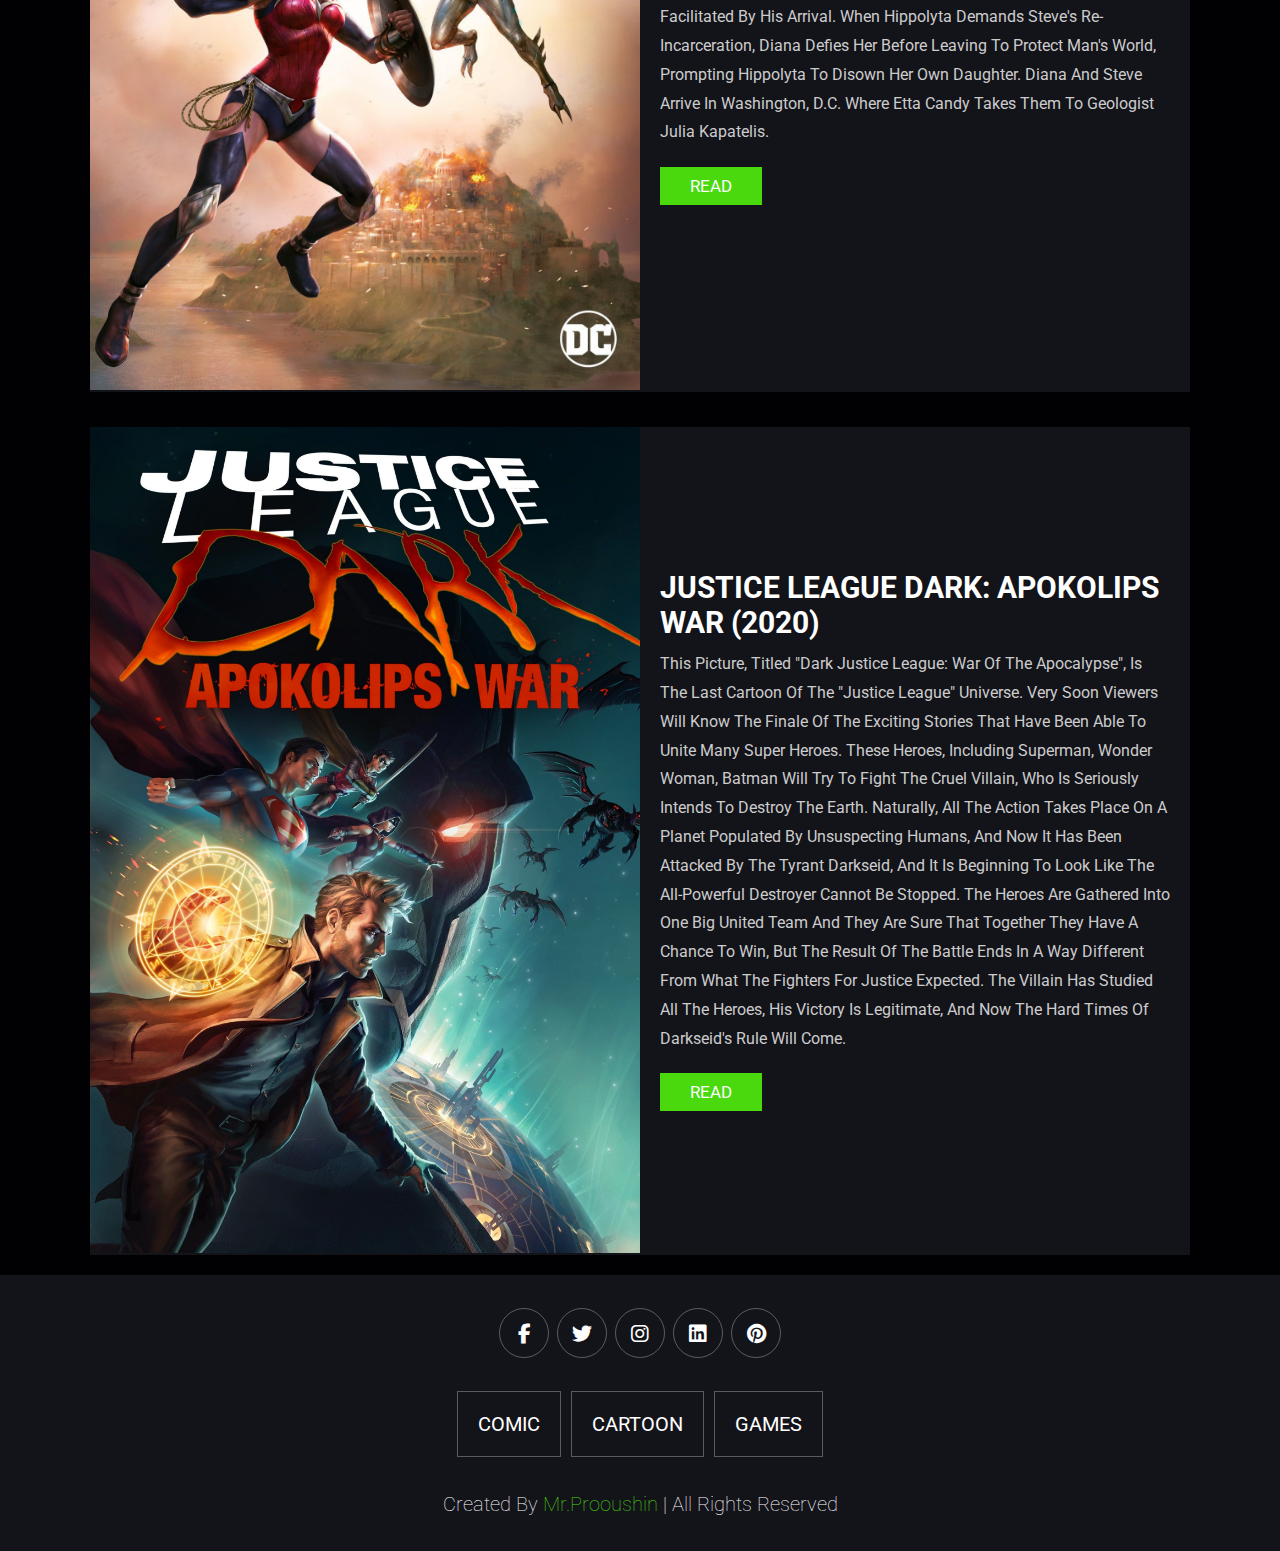
<file: cartoon.html>
<!DOCTYPE html>
<html lang="en">
<head>
    <meta charset="UTF-8">
    <meta http-equiv="X-UA-Compatible" content="IE=edge">
    <meta name="viewport" content="width=device-width, initial-scale=1.0">
    <title>Coffee Shop</title>
    <link rel="stylesheet" href="https://cdnjs.cloudflare.com/ajax/libs/font-awesome/6.4.0/css/all.min.css">
    <link rel="stylesheet" href="style.css">
</head>
<body>
    

<header class="header">

    <a href="#" class="logo">
        <img src="img/logo.png"  alt="">
    </a>

<nav class="navbar">
    <a href="index.html">COMIC</a>
    <a href="cartoon.html">CARTOON</a>
    <a href="games.html">GAMES</a>
    
    
</nav>

<div class="icons">
    <div class="fas fa-search" id="search-btn"></div> 
    <div class="fas fa-shopping-cart" id="cart-btn"></div>
    <div class="fas fa-bars" id="menu-btn"></div>  

</div>

<div class="search-form">
    <input type="search" id="search-box" placeholder="search here...">
    <label for="search-box" class="fas fa-search"></label>
</div>

<div class="cart-item-container">
    <div class="cart-item">
        <span class="fas fa-times"></span>
        <img src="img/DC_COMIC/Бэтмен-_Тихо.jpg" alt="">
        <div class="container">
            <h3>cart item 01</h3>
            <div class="price">500rub/-</div>
        </div>
    </div>
    <div class="cart-item">
        <span class="fas fa-times"></span>
        <img src="img/DC_COMIC/зеленые фонари.jpg" alt="">
        <div class="container">
            <h3>cart item 01</h3>
            <div class="price">500rub/-</div>
        </div>
    </div>
    <div class="cart-item">
        <span class="fas fa-times"></span>
        <img src="img/DC_COMIC/injustice.jpg" alt="">
        <div class="container">
            <h3>cart item 01</h3>
            <div class="price">500rub/-</div>
        </div>
    </div>
    <a href="#" class="btn">checkout now</a>
</div>

</header>

<section class="home" id="home">

    <div class="content">
        <h3>DC ANIMATED <br>UNIVERSE<br> CHRONOLOGY </h3>
        
        <a href="#cartoon" class="btn">LOOK</a>
    </div>

</section>



<section class="about" id="about">
<div class="cartoon" id="cartoon">
        <h1 class="heading"><span>DC ANIMATED </span> UNIVERSE CHRONOLOGY </h1>

        <div class="row">

            <div class="image">
                <img src="img/CARTOON/Justice_League_The_Flashpoint_Paradox-151583925-large.jpg" alt="">
            </div>

            <div class="content">
                <h3>JUSTICE LEAGUE: <br> THE FLASHPOINT PARADOX</h3>
                <p>Barry Allen is the fastest man on Earth. Many years ago, his mother Nora Allen was killed by a mugger. 
                    Years later, Barry became the Flash, Central City's superhero. He soon became one of the members of the Justice League team. 
                    One day, while fighting his nemesis Professor Zoom, Barry realizes he can't get over his mother's death. 
                    He runs down the road and jumps into the Speed Force (the dimension that made him a "scarlet runner") and saves his mother from being killed.
                    Upon awakening, Barry is horrified to realize that everything has been turned upside down: his mother is alive and unharmed, his fiancée Iris has a husband and a child,
                    he doesn't have the Speed Force, the Justice League doesn't exist in this world, and the only member of the team that protects
                    world is Batman. It turns out that Barry has changed reality in a big way: in the new reality, Superman has been found and is being held in a cell, 
                    restraining his powers, Hal Jordan hasn't found the ring, Wonder Woman is at war with Aquaman, and little Bruce has been killed in Gotham City 
                    and his parents are still alive.</p>
                <a href="#" class="btn">READ</a>
            </div>

        </div>
    </div>
    <div class="cartoon">
        <h1 class="heading"><span></span></h1>

        <div class="row">

            <div class="image">
                <img src="img/CARTOON/orig.jfif" alt="">
            </div>

            <div class="content">
                <h3>JUSTICE LEAGUE: <br> WAR</h3>
                <p> A series of abductions have occurred in Gotham City; Batman is implicated due to video footage. 
                    Green Lantern stops a kidnapping before attacking the kidnapper, a Parademon, and is almost defeated when
                    Batman appears. The Parademon attacks them both; Batman and Green Lantern chase it into the sewers, where 
                    it charges a Mother Box and explodes. They examine the box, deduce it is of extraterrestrial origin, and
                    decide to ask Superman for an answer. Another Mother Box, supplied by Flash is being studied at S.T.A.R.
                    Labs by Silas Stone, father of Victor Stone.
                    The mighty Darkseid and his vast army invade Earth. 
                    A group of superheroes, previously unknown, join together as a cohesive team to save their home planet. 
                    Green Lantern, Batman, Superman, Wonder Woman, Cyborg, Flash and Shazam join forces in a crucial 
                    the fight for Earth.</p>
                <a href="#" class="btn">READ</a>
            </div>

        </div>
    </div>
    <div class="cartoon">
        <h1 class="heading"><span></span></h1>

        <div class="row">

            <div class="image">
                <img src="img/CARTOON/fe16784986ba4d27adf70db28c7f.jpg" alt="">
            </div>

            <div class="content">
                <h3>SON OF BATMAN (2014)</h3>
                <p>Batman has learned that Talia al Ghul has hidden the existence of his son Damien, who grew up under the care of
                    Ra's al Ghul and the League of Assassins. It turned out that Ra's al Ghul had raised and trained his grandson
                    as his successor. However, a traitor was found within the organization who, with the support of mercenaries,
                    established his own power, and Talia, who had lost her father, went with Damien to Batman to meet his son. 
                    The Dark Knight, a menace to Gotham's criminals, suddenly realizes that the boy resembles himself as a child,
                    with one difference: Damien is the heir of Ra's al Ghul, programmed for murder and vengeance, having seen 
                    nothing but sword and blood. Meanwhile, the new head of the League has decided to do away with Talia,
                    dragging her son down the path of crime despite his father's best efforts.</p>
                <a href="#" class="btn">READ</a>
            </div>

        </div>
    </div>
    <div class="cartoon">
        <h1 class="heading"><span></span> </h1>

        <div class="row">

            <div class="image">
                <img src="img/CARTOON/Justice_League_Throne_of_Atlantis.jpg" alt="">
            </div>

            <div class="content">
                <h3>JUSTICE LEAGUE: THRONE OF ATLANTIS (2015)</h3>
                <p>An American submarine is attacked in the Atlantic Ocean. Cyborg, who has just upgraded his equipment after 
                    defeating Darkseid, discovers this. He teleports to the submarine and discovers that several nuclear missiles 
                    are missing. Cyborg is then attacked by the same enemies and returns with the knife-like weapon of one of his 
                    attackers.At this time, a certain Arthur Curry, who lives in Maine, is mourning the death of his father in a bar
                    and is attacked by thugs. He defeats them, and when the latter tries to stab him, the latter smashes into 
                    Arthur's chest. Returning home, Curry is watched by a certain Mera and Dr. Sheen.
                    Events unfold around Arthur Curry, who discovers his origins. 
                    Now he is forced to team up with the Justice League to stop his brother Orm, 
                    who has declared war on the inhabitants of Earth's surface.</p>
                <a href="#" class="btn">READ</a>
            </div>

        </div>
    </div>
    <div class="cartoon">
        <h1 class="heading"><span></span> </h1>

        <div class="row">

            <div class="image">
                <img src="img/CARTOON/800px-Batmanvsrobincoverlarge.jpg" alt="">
            </div>

            <div class="content">
                <h3>BATMAN VS ROBIN (2015)</h3>
                <p>Until recently, Bruce Wayne lived the carefree life of a millionaire by day and savior of the city by night.
                    But that peaceful existence came to an end when he discovered he had a son who had spent his entire childhood in the League of Shadows. 
                    as a child in the League of Shadows and served the ruthless leader Ra's al Ghul. Damian--that's the boy's name, 
                    was destined to become Ra's heir and the new leader of the League. But as a result of the treachery of one of 
                    of one of the warrior's cronies, Ra's died and the boy was forced into hiding. Now he has found his birth father. 
                    and stands with him on the guard of justice. Together they watch over Gotham City every night... 
                    ...to ensure that criminals do not commit their crimes. Despite Batman's attempts to rehabilitate his son. 
                    Batman, in spite of Batman's attempts to rehabilitate his son, constantly defies him and does things his way instead of the way they are told. One day Damian meets
                    with a man named Talon, who skillfully manipulates the boy. He clouds his mind and forces him to go against 
                    his own father. From this point on, a violent confrontation between Batman and Robin begins. 
                    Who will emerge victorious from this fight, because it is fighting two close people?
                    Can the dark knight convince his son to go over to his side again and become his faithful partner?</p>
                <a href="#" class="btn">READ</a>
            </div>

        </div>
    </div>
    <div class="cartoon">
        <h1 class="heading"><span></span> </h1>

        <div class="row">

            <div class="image">
                <img src="img/CARTOON/Batman_Bad_Blood.jpg" alt="">
            </div>

            <div class="content">
                <h3>BATMAN: BAD BLOOD (2016)</h3>
                <p>Six months after the defeat of the Court of Owls,[N 1] Batwoman intercepts a crowd of criminals in Gotham City 
                    that includes Electrocutioner, Tusk, Firefly, Killer Moth, and others. When a fight ensues, Batman arrives. 
                    They are confronted by the apparent leader of the criminals, a masked man calling himself "the Heretic", who 
                    reminds Batman of his vision of Damian Wayne as Batman. Heretic detonates explosives planted within 
                    the facility. Batman flings Batwoman to safety and apparently perishes in the explosion.Two weeks later, a 
                    concerned Alfred Pennyworth sends a distress signal to Nightwing. Meanwhile, at a monastery in the Himalayas,
                    Bruce's twelve-year-old son Damian Wayne watches a news report of Batman's disappearance and sets out to return
                    to Gotham. Batwoman's civilian alter-ego Katherine Kane meets with her father Jacob Kane explaining she feels
                    responsible for Batman's apparent death. In the past, Katherine was traumatized by an incident in which her 
                    sister Elizabeth and mother Gabrielle were abducted, held for ransom, and eventually killed by their captors
                    when her father attempted to rescue them, while she was the sole survivor. After her time in the military, 
                    she became a promiscuous drunkard who was saved by Batman from street thugs, which motivated her to never 
                    need to be saved again, resulting in her becoming Batwoman.</p>
                <a href="#" class="btn">READ</a>
            </div>

        </div>
    </div>
    <div class="cartoon">
        <h1 class="heading"><span></span> </h1>

        <div class="row">

            <div class="image">
                <img src="img/CARTOON/800px-Justice_League_vs._Teen_Titans.jpg" alt="">
            </div>

            <div class="content">
                <h3>JUSTICE LEAGUE VS TEEN TITANS(2016)</h3>
                <p>After a battle with the Legion of Death, the Justice League suddenly faces an unknown powerful opponent,
                    who knows how to seize control over others. Robin, trying to prove himself, disrupts orders and by his 
                    actions puts the mission at risk. Because of this, Batman sends him off to Young Titans School, a team of young 
                    superheroes who learn to control their powers and work together. Now, despite his challenging 
                    character, Robin is forced to learn how to work as a team and make friends. Meanwhile, the world is under 
                    A powerful force connected to one of the Young Titans wants to invade Earth and 
                    and raise hell on Earth.
                    Years ago, the demon Trigon gave birth to his daughter Raven with the human Arella. When Arella discovered
                    his demonic nature, she ran away and was taken in by a group of mystics who lived in another dimension
                    called Azarath. As she grew older, Raven wondered about her father. She attempted to use her powers to 
                    learn more about him. Trigon used her probe to find and destroy Arella along with Azerath and all its 
                    inhabitants. Raven managed to imprison Trigon inside a magical crystal in what was left of Azerath. 
                    Sometime later, she met and joined the Teen Titans.</p>
                <a href="#" class="btn">READ</a>
            </div>

        </div>
    </div>
    <div class="cartoon">
        <h1 class="heading"><span></span> </h1>

        <div class="row">

            <div class="image">
                <img src="img/CARTOON/Justice_League_Dark_(2017).jpg" alt="">
            </div>

            <div class="content">
                <h3>JUSTICE LEAGUE DARK (2017)</h3>
                <p> About a team of atypical and untrustworthy superheroes, living embodiments of all beliefs of the occult. 
                    Dark magicians, monsters, demons, and ghosts will unite under the renowned psychic detective John Constantine,
                    to compete against equally powerful forces.
                    The movie starts when law-abiding citizens begin to murder people, believing their victims are demonic 
                    creatures. The Justice League gather to conclude that magic is the source of the crimes, but 
                    Bruce Wayne / Batman is skeptical. Later that night at Wayne Manor, Bruce finds a written message on his walls 
                    telling him to find Constantine.In a flashback 5 days ago, exorcist and con man John Constantine and 
                    Jason Blood engage the Demons Three in a poker game for high-end stakes; Constantine offers his home, the 
                    House of Mystery, as his part of the pool in exchange for a box of artifacts, including a chipped Dreamstone. 
                    When both parties are caught cheating, Constantine forced Blood summon Etrigan through a spell — a demon forced
                    to share a body with Blood — to dispatch the demons. Afterward, Blood reprimands Constantine for making him 
                    summon Etrigan, and the two part ways.</p>
                <a href="#" class="btn">READ</a>
            </div>

        </div>
    </div>
    <div class="cartoon">
        <h1 class="heading"><span></span> </h1>

        <div class="row">

            <div class="image">
                <img src="img/CARTOON/orig (1).jfif" alt="">
            </div>

            <div class="content">
                <h3>TEEN TITANS: THE JUDAS CONTRACT(2017)</h3>
                <p> Five years ago, the original Teen Titans—Dick Grayson as Robin, Speedy, Kid Flash, Beast Boy, and 
                    Bumblebee—rescue Princess Starfire of planet Tamaran from her captors sent by her evil older sister Blackfire 
                    who had staged a coup and forcibly taken the throne. As she is no longer able to return to her world, the Titans
                    offer her a home on Earth as one of them, Dick, fell in love with Starfire at first sight and more when she 
                    kissed him in order to learn English. In the present, Dick Grayson - now known as Nightwing - rejoins the Teen
                    Titans to track down a terrorist cult led by Brother Blood, who plans on capturing the team to absorb each of 
                    their unique abilities with a machine that he has tested on Jericho; the latter is later shot in the head by
                    Brother Blood's lover and assistant, Mother Mayhem. To speed up the progress with his development, Brother 
                    Blood hires the mercenary Deathstroke to deliver the Titans to him; Deathstroke, who survived his apparent 
                    death a few years ago,[N 1] still seeks revenge on Damian Wayne - the new Robin - for replacing him as Ra's 
                    al Ghul's heir before betraying the League of Assassins. Deathstroke monitors the Titans through his double 
                    agent Terra, who joined the team a year prior[N 2] and whom he rescued after her parents turned their whole 
                    village against her and tortured her. When Damian grows suspicious of Terra's behavior and starts tracking 
                    her, he is confronted by Deathstroke; they fight until Terra subdues and captures Damian, thus revealing her
                    affiliation to Deathstroke.</p>
                <a href="#" class="btn">READ</a>
            </div>

        </div>
    </div>
    <div class="cartoon">
        <h1 class="heading"><span></span> </h1>

        <div class="row">

            <div class="image">
                <img src="img/CARTOON/163278.jpg" alt="">
            </div>

            <div class="content">
                <h3>SUICIDE SQUAD: HELL TO PLAY (2018)</h3>
                <p> Amanda Waller reassembles Task Force X, consisting of Deadshot, Harley Quinn, Captain Boomerang, 
                    Killer Frost, Copper Snake, and Bronze Tiger. Their task is to find Steel Maxum and obtain for Amanda 
                    a mystical black playing card labeled "Free Exit from Hell."Three years ago,[a] Amanda Waller dispatches 
                    Task Force X, a secret operative of criminals with nanite bombs implanted in their head, led by the hitman
                    Deadshot, to retrieve a hard drive containing leaked intelligence from Tobias Whale. However, after the 
                    mission succeeds, members Count Vertigo and Jewelee betray the team, and plan to steal the drive for
                    themselves, killing team member Punch in the process. Waller, having overheard the conversation through their
                    communication system, detonates Vertigo's nanite bomb while Deadshot mercy-kills Jewelee as Waller prepares 
                    to detonate her bomb.  </p>
                <a href="#" class="btn">READ</a>
            </div>

        </div>
    </div>
    <div class="cartoon">
        <h1 class="heading"><span></span> </h1>

        <div class="row">

            <div class="image">
                <img src="img/CARTOON/266px-The_Death_of_Superman_(2018).jpg" alt="">
            </div>

            <div class="content">
                <h3>THE DEATH OF SUPERMAN (2018)</h3>
                <p> Superman has become a popular superhero in Metropolis and the world. After foiling an attempted abduction of the 
                    mayor by Intergang, he takes a piece of their technology to S.T.A.R. Labs for analysis. Following this, Superman
                    is interviewed by Daily Planet reporter Lois Lane about his family heritage and the origins of how he came to 
                    Earth. Later that night, Lois meets Clark Kent's (Superman's human identity which Lois doesn't know) adoptive 
                    parents. Because of her little knowledge about Clark's personal life, Lois leaves upset and reconsiders their 
                    relationship.
                    Clark Kent considers revealing to his lover Lois Lane his biggest secret -- that he is 
                    Superman. At the same time, the terrifying monster Doomsday arrives on Earth with incredible power and evil.
                    All of the superheroes within the Justice League are struggling to contain the monster, so Superman has to put aside 
                    his personal affairs and try to help his comrades defeat the enemy.</p>
                <a href="#" class="btn">READ</a>
            </div>

        </div>
    </div>
    <div class="cartoon">
        <h1 class="heading"><span></span> </h1>

        <div class="row">

            <div class="image">
                <img src="img/CARTOON/1189981_1593349579.jpg" alt="">
            </div>

            <div class="content">
                <h3>CONSTANTINE: CITY OF DEMONS (2018-2019)</h3>
                <p>The life of exorcist John Constantine could end at any moment. It's not just his addiction to smoking a dozen cigarettes a day
                    of smoking a dozen cigarettes a day, but also the tedious job of exorcising demons from the human world. 
                    is not an easy job. Each new confrontation with the forces of evil forces John enters into a battle, where victory can
                    John's sharp wit and knowledge of the enemy, but also his favorite shotgun.John Constantine awakes from a dream
                    of whispers from around the world. He finds himself in his apartment surrounded by miniature trench-cloaked
                    projections of his inner demons. They attack John, who then uses magic to absorb the demons back into his 
                    subconscious. He is visited by his old friend, Chas Chandler, whom he has not seen in a decade. Chas asks 
                    John to help his daughter Trish, who has unexpectedly fallen into a coma, which Chas suspects to be the 
                    result of dark magic. John uses magic on Trish and discovers that her aura is tainted. He summons Asa, the 
                    Nightmares Nurse, to help pinpoint a diagnosis but Asa cannot find Trish's soul. Trish is briefly able to 
                    communicate through Asa before a demonic entity takes over and gives John an address.</p>
                <a href="#" class="btn">READ</a>
            </div>

        </div>
    </div>
    <div class="cartoon">
        <h1 class="heading"><span></span></h1>

        <div class="row">

            <div class="image">
                <img src="img/CARTOON/411px-Reign_of_the_Supermen.jpg" alt="">
            </div>

            <div class="content">
                <h3>REIGN OF THE SUPERMAN (2019)</h3>
                <p>     Superman defeated Doomsday and saved humanity. Unfortunately, the price of victory was too high. The beloved hero died..,
                    ...leaving humans unprotected. Planet Earth became an easy target for enemies. The government has urged people.., 
                    to stop relying on the supernatural power of aliens. It's time for us to take care of our own home
                    and fight back against the intruders. The people took the loss of a hero hard. They came to love the brave and generous
                    alien. He had been their hope and support. Now they had lost everything. Lois had been there when her beloved died. 
                    She understood that Superman had left her forever.
                    The hero's body was missing from the city morgue. At this time, new characters with superpowers appear in Metropolis. 
                    Each of them calls themselves the successor to the great Superman. People are at a loss. No one knows where these... 
                    ...the newly minted defenders of the Earth. One of them claims to be Superman. He warns people of another 
                    danger. Lois doesn't understand how this can be. She was holding her lover's hand when he let out his last breath. 
                    Superman assures her that in his world, death is not the end. Who is this new protector really? Could he really be... 
                    ...a reborn Superman?</p>
                <a href="#" class="btn">READ</a>
            </div>

        </div>
    </div>
    <div class="cartoon">
        <h1 class="heading"><span></span> </h1>

        <div class="row">

            <div class="image">
                <img src="img/CARTOON/Бэтмен-_Тихо.jpg" alt="">
            </div>

            <div class="content">
                <h3>BATMAN: HUSH (2019)</h3>
                <p>After Batman rescues an abducted child from Bane for a ransom, Lady Shiva approaches Batman to inform him of an unknown Lazarus Pit
                    intruder and requests his help in identifying the intruder. Batman agrees to do so as Catwoman steals the ransom. While pursuing 
                    her, a masked vigilante shoots through Batman's grapple line, causing him to fall onto the sidewalk and crack his skull. Catwoman 
                    rescues him from a gang of criminals who tried to unmask him, but Batgirl chases her away. Batgirl takes Batman back to the Batcave
                    where Alfred and Dick Grayson create an alibi for how Bruce Wayne suffered the injury. Alfred contacts Bruce's childhood friend 
                    Thomas Elliot, a renowned brain surgeon, to aid his skull. When Bruce declares himself ready to be Batman again two weeks earlier 
                    than Thomas advised him to be up and around, Alfred gives him a new bulletproof batsuit with a padded cowl for better skull 
                    protection.
                    The cartoon focuses on Batman's investigation. Somebody kills the important people of Gotham, but does so only on
                    In the course of his investigation, the Dark Knight encounters many villains and is aided by Black Cat.               
                    Much of the plot of this cartoon, as well as the comic book arc, is the basis for Matt Reeves' 2022 Batman movie.</p>
                <a href="#" class="btn">READ</a>
            </div>

        </div>
    </div>
    <div class="cartoon">
        <h1 class="heading"><span></span> </h1>

        <div class="row">

            <div class="image">
                <img src="img/CARTOON/ww_bloodlines_01.jpg" alt="">
            </div>

            <div class="content">
                <h3>WONDER WOMAN: BLOODLINES (2019)</h3>
                <p>In 2013, Princess Diana of Themyscira - home island of the warrior race the Amazons - rescues US pilot Captain 
                    Steve Trevor from a Parademon attack.[N 1] Diana treats Steve with a purple healing ray before he is taken 
                    prisoner by Diana's mother Queen Hippolyta due to Diana breaking the island's “no men” law. However, Diana 
                    breaks Steve out and sees an omen about an otherworldly invasion facilitated by his arrival. When Hippolyta 
                    demands Steve's re-incarceration, Diana defies her before leaving to protect man's world, prompting Hippolyta 
                    to disown her own daughter. Diana and Steve arrive in Washington, D.C. where Etta Candy takes them to geologist 
                    Julia Kapatelis.</p>
                <a href="#" class="btn">READ</a>
            </div>

        </div>
    </div>
    <div class="cartoon">
        <h1 class="heading"><span></span></h1>

        <div class="row">

            <div class="image">
                <img src="img/CARTOON/49618627-1231913.jpg" alt="">
            </div>

            <div class="content">
                <h3>JUSTICE LEAGUE DARK: APOKOLIPS WAR (2020)</h3>
                <p>This picture, titled "Dark Justice League: War of the Apocalypse", is the last cartoon of the "Justice League" 
                    universe. Very soon viewers will know the finale of the exciting stories that have been able to unite many super
                    heroes. These heroes, including Superman, Wonder Woman, Batman will try to fight the cruel villain, who is 
                    seriously intends to destroy the Earth. Naturally, all the action takes place on a planet populated by 
                    unsuspecting humans, and now it has been attacked by the tyrant Darkseid, and it is beginning to look like the
                    all-powerful destroyer cannot be stopped. The heroes are gathered into one big united team and they are sure 
                    that together they have a chance to win, but the result of the battle ends in a way different from what the
                    fighters for justice expected. The villain has studied all the heroes, his victory is legitimate, and now the
                    hard times of Darkseid's rule will come.</p>
                <a href="#" class="btn">READ</a>
            </div>

        </div>
    </div>
</section>


<section class="footer">

    <div class="shar">
        <a href="#" class="fab fa-facebook-f"></a>
        <a href="#" class="fab fa-twitter"></a>
        <a href="#" class="fab fa-instagram"></a>
        <a href="#" class="fab fa-linkedin"></a>
        <a href="#" class="fab fa-pinterest"></a>
    </div>
    <div class="links">
        <a href="index.html">COMIC</a>        
        <a href="cartoon.html">CARTOON</a>        
        <a href="games.html">GAMES</a>
    </div>

    <div class="credit">created by <span>mr.prooushin</span> | all rights reserved</div>

</section>

    <script src="script.js"></script>
</body>
</html>
</file>
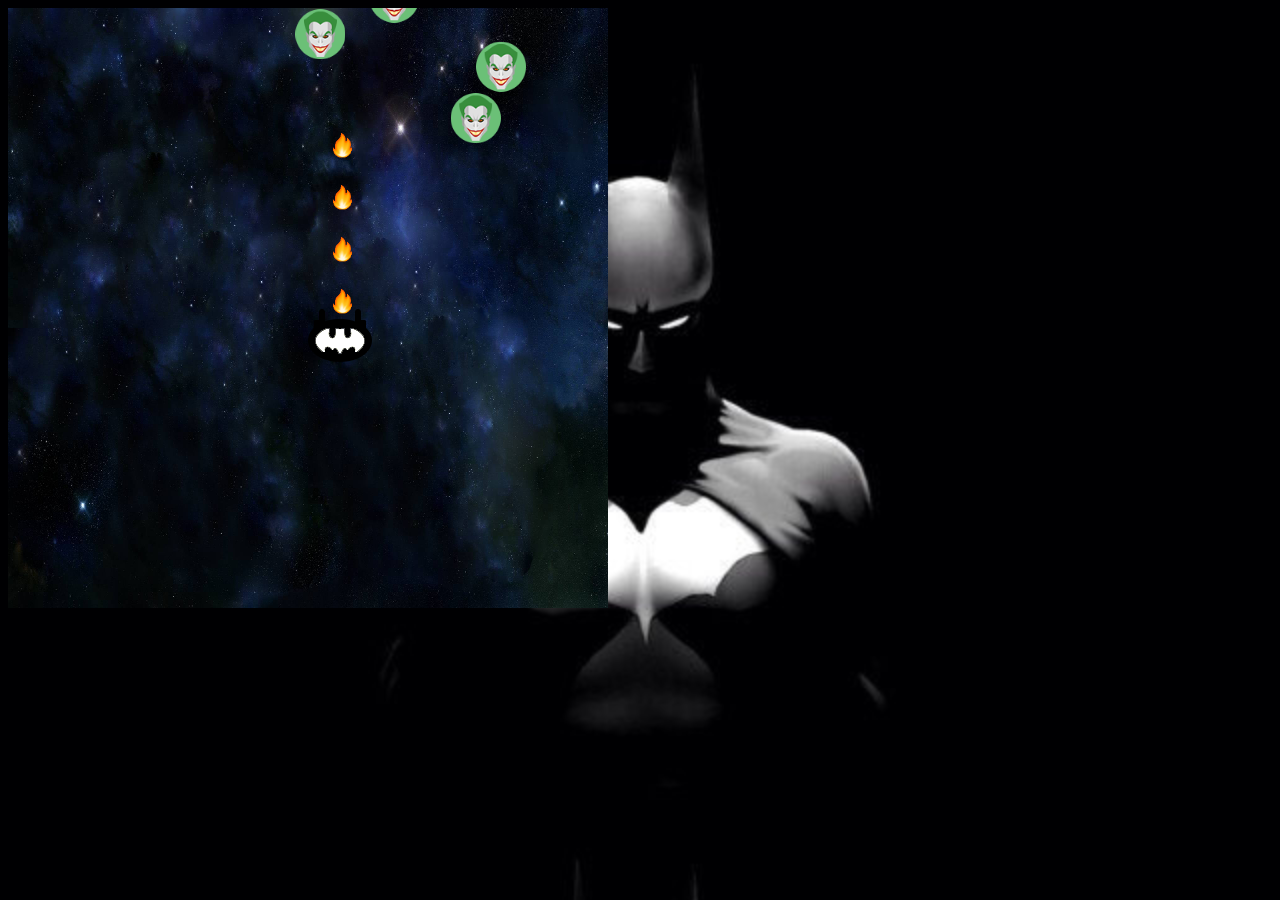
<file: galaga_game.html>
<!DOCTYPE html>
<html lang="en">
<head>
    <meta charset="UTF-8">
    <meta http-equiv="X-UA-Compatible" content="IE=edge">
    <meta name="viewport" content="width=device-width, initial-scale=1.0">
    <title>COMIX ROOM</title>
    <link rel="stylesheet" href="stylegalaga.css">
</head>
<body>
    <div id="wrapper">
        <canvas id="game" width="600" height="600"></canvas>
    </div>
    
    <script src="js/jquery-3.6.3.min.js"></script> 
    <script src="js/scriptgalaga.js"></script>
</body>
</html>
</file>
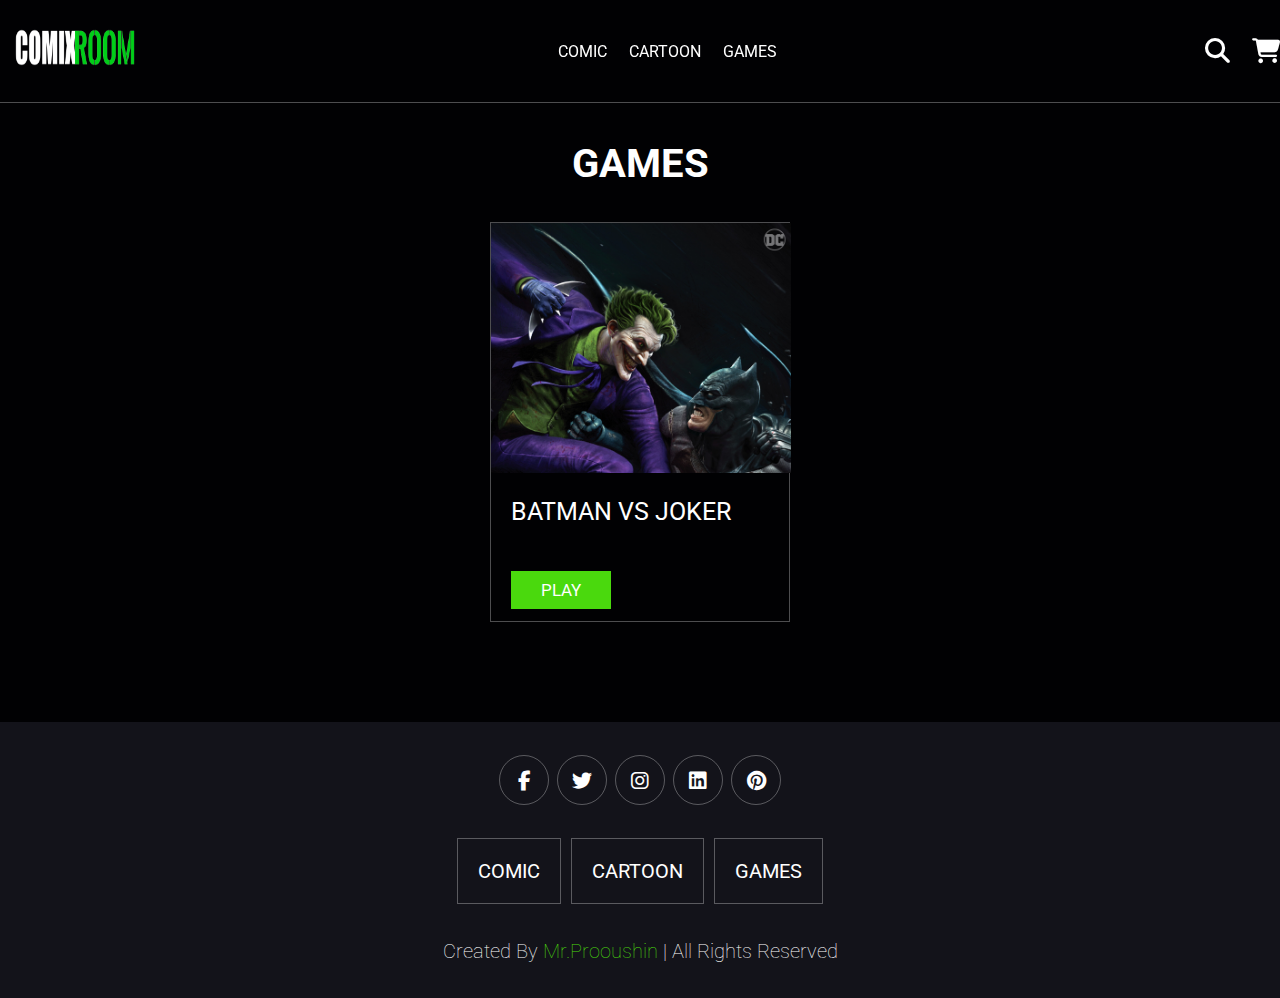
<file: games.html>
<!DOCTYPE html>
<html lang="en">
<head>
    <meta charset="UTF-8">
    <meta http-equiv="X-UA-Compatible" content="IE=edge">
    <meta name="viewport" content="width=device-width, initial-scale=1.0">
    <title>COMIX ROOM</title>
    <link rel="stylesheet" href="https://cdnjs.cloudflare.com/ajax/libs/font-awesome/6.4.0/css/all.min.css">
    <link rel="stylesheet" href="style.css">
</head>
<body>
    

<header class="header">

    <a href="#" class="logo">
        <img src="img/logo.png"  alt="">
    </a>

<nav class="navbar">
    <a href="index.html">COMIC</a>    
    <a href="cartoon.html">CARTOON</a>       
    <a href="games.html">GAMES</a>
    
</nav>

<div class="icons">
    <div class="fas fa-search" id="search-btn"></div> 
    <div class="fas fa-shopping-cart" id="cart-btn"></div>
    <div class="fas fa-bars" id="menu-btn"></div>  

</div>

<div class="search-form">
    <input type="search" id="search-box" placeholder="search here...">
    <label for="search-box" class="fas fa-search"></label>
</div>

<div class="cart-item-container">
    <div class="cart-item">
        <span class="fas fa-times"></span>
        <img src="img/DC_COMIC/Бэтмен-_Тихо.jpg" alt="">
        <div class="container">
            <h3>cart item 01</h3>
            <div class="price">500rub/-</div>
        </div>
    </div>
    <div class="cart-item">
        <span class="fas fa-times"></span>
        <img src="img/DC_COMIC/зеленые фонари.jpg" alt="">
        <div class="container">
            <h3>cart item 01</h3>
            <div class="price">500rub/-</div>
        </div>
    </div>
    <div class="cart-item">
        <span class="fas fa-times"></span>
        <img src="img/DC_COMIC/injustice.jpg" alt="">
        <div class="container">
            <h3>cart item 01</h3>
            <div class="price">500rub/-</div>
        </div>
    </div>
    <a href="#" class="btn">checkout now</a>
</div>

</header>

<section class="home_game" id="home">

    <div class="content">
        
    </div>

</section>

<div class="games_5">
<section class="blogs" id="blogs">
    <h1 class="heading"> GAMES<span></span></h1>

    <div class="box-container">
       
<div class="box"> 
    <div class="image">
    <img src="img/GAMES/Raf-Grassetti-Batman-DC-Comics-фэндомы-6221544.jpeg"  alt="">
</div>
<div class="content">
    <a href="#" class="title">BATMAN VS JOKER</a>
    <span></span>
    <p></p>
    <a href="galaga_game.html" class="btn">PLAY</a>
</div>
</div>
    </div>

</section>
</div>


<section class="footer">

    <div class="shar">
        <a href="#" class="fab fa-facebook-f"></a>
        <a href="#" class="fab fa-twitter"></a>
        <a href="#" class="fab fa-instagram"></a>
        <a href="#" class="fab fa-linkedin"></a>
        <a href="#" class="fab fa-pinterest"></a>
    </div>
    <div class="links">
        <a href="index.html">COMIC</a>        
        <a href="cartoon.html">CARTOON</a>
        <a href="games.html">GAMES</a>
    </div>

    <div class="credit">created by <span>mr.prooushin</span> | all rights reserved</div>

</section>
    <script src="js/jquery-3.6.3.min.js"></script>
    <script src="script.js"></script>
</body>
</html>
</file>
<file: style.css>
@import url('https://fonts.googleapis.com/css2?family=Poppins:ital@1&family=Roboto:wght@500;900&display=swap');

:root{
    --main-color:rgb(74, 217, 13);
    --black:#13131a;
    --bg:#010103;
    --border:.1rem solid rgba(255,255,255,.3);
}

*{
    font-family: 'Roboto', sans-serif;
    margin: 0; padding: 0;
    box-sizing: border-box;
    outline: none; border: none;
    text-decoration: none;
    text-transform: capitalize;
    transition: .2s linear;
}

html{
    font-size: 62.5%;
    overflow-x: hidden;
    scroll-padding-top: 9rem;
    scroll-behavior: smooth;
}
html::-webkit-scrollbar{
    width: .8rem;
}

html::-webkit-scrollbar-track{
    background: transparent;
}

html::-webkit-scrollbar-thumb{
    background: #fff;
    border-radius: 5rem;
}

body{
    background: var(--bg);  
}

section{
    padding: 2rem 7%;
}

.games_5{
    padding: 8rem 7%;
}



.heading{
    text-align: center;
    color: #fff;
    text-transform: uppercase;
    padding-bottom: 3.5rem;
    font-size: 4rem;
}

.heading span{
    color: var(--main-color);
    text-transform: uppercase;
}

.btn{
    margin-top: 1rem;
    display: inline-block;
    padding: .9rem 3rem;
    font-size: 1.7rem;
    color: #fff;
    background: var(--main-color);
    cursor: pointer;
}

.btn:hover{
    letter-spacing: .2rem;
}


.header{
    background: var(--bg);
    display: flex;
    align-items: center;
    justify-content: space-between;
    padding: 1.5 rem 7%;
    border-bottom: var(--border);
    position: fixed;
    top: 0; left: 0; right: 0;
    z-index: 1000;
}

.header .logo img{
    height: 10rem;
    width: 15rem;
    color: #fff;
    
}

.header .navbar a{
    margin: 0 1rem;
    font-size: 1.6rem;
    color: #fff;
}

.header .navbar a:hover{
    color: var(--main-color);
    border-bottom: 1rem solid var(--main-color);
    padding-bottom: .5rem;
}

.header .icons div{
    color: #fff;
    cursor: pointer;
    font-size: 2.5rem;
    margin-left: 2rem;
}

.header .icons div:hover{
    color: var(--main-color);    
}

#menu-btn{
    display: none;
}

.header .search-form{
    position: absolute;
    top: 115%; right: 7%;
    background: #fff;
    width: 50rem;
    height: 5rem;
    display: flex;
    align-items: center;
    transform: scaleY(0);
    transform-origin: top;
}

.header .search-form.active{
    transform: scaleY(1);
}

.header .search-form input{
    height: 100%;
    width: 100%;
    font-size: 1.6rem;
    color: var(--black);
    padding: 1rem;
    text-transform: none;
}
.header .search-form label{
    cursor: pointer;
    font-size: 2.2rem;
    margin-right: 1.5rem;
    color: var(--black);
}

.header .search-form label:hover{
    color: var(--main-color);
}

.header .cart-item-container{
    position: absolute;
    top: 100%; right: -100%;
    height: calc(100vh - 9.5rem);
    width: 35rem;
    background: #fff;
    padding: 0 1.5rem;
}

.header .cart-item-container.active{
    right: 0;
}

.header .cart-item-container .cart-item{
    position: relative;
    margin: 2rem 0;
    display: flex;
    align-items: center;
    gap: 1.5rem;

}


.header .cart-item-container .cart-item .fa-times{
    position: absolute;
    top: 1rem; right: 1rem;
    font-size: 2rem;
    cursor: pointer;
    color: var(--black);
}

.header .cart-item-container .cart-item .fa-times:hover{
    color: var(--main-color);
}

.header .cart-item-container .cart-item img{
    
    height: 7rem;
}

.header .cart-item-container .cart-item .container h3{
    font-size: 2rem;
    color: var(--black);
    padding-bottom: .5rem;
}

.header .cart-item-container .cart-item .container .price{
    font-size: 1.5rem;
    color: var(--main-color);
}

.header .cart-item-container .btn{
    width: 100%;
    text-align: center;
}

.plus {
    font-size: 3rem;
    color: #fff;
    background: var(--main-color);
}

.plus:hover {
    color: #fff;
}
.minus {
    font-size: 3rem;
    color: #fff;
    background: var(--main-color);
}



.home{
    min-height: 100vh;
    display:flex;
    align-items: center;
    background: url(img/BACKGROUND/CnGcf-YWEAEw2fB.jpg) no-repeat;
    background-size: cover;
    background-position: center;
}

.home_games{
    min-height: 100vh;
    display:flex;
    align-items: center;
    background: url(img/BACKGROUND/CnGcf-YWEAEw2fB.jpg) no-repeat;
    background-size: cover;
    background-position: center;
}

.home .content{
    min-width: 60rem;
}

.home .content h3{
    font-size: 6rem;
    text-transform: uppercase;
    color: #fff;
}

.home .content p{
    font-size: 2rem;
    font-weight: lighter;
    line-height: 1.8;
    padding: 1rem 0;    
    color: #eee;
}


.about .row{
    display: flex;
    align-items: center;
    background: var(--black);
    flex-wrap: wrap;
}

.about .row .image{
    flex: 1 1 45rem;
}

.about .row .image img{
    width: 100%;
}

.about .row .content{
    flex: 1 1 45rem;
    padding: 2rem;
}

.about .row .content h3{
    font-size: 3rem;
    color: #fff;
}

.about .row .content p{
    font-size: 1.6rem;
    color: #ccc;
    padding: 1rem 0;
    line-height: 1.8;
}

.menu .box-container{
    display: grid;
    grid-template-columns: repeat(auto-fit, minmax(30rem, 1fr));
    gap: 1.5em;
}

.menu .box-container{
    padding: 5rem;
    text-align: center;
    border: var(--border);
}

.menu .box-container .box img{
    height: 10rem;
}

.menu .box-container .box h3{
    color:#fff;
    font-size: 2rem;
    padding: 1rem 0;
}

.menu .box-container .box .price{
    color:#fff;
    font-size: 2.5rem;
    padding: 5rem 0;
}

.menu .box-container .box .price span{
    font-size: 1.5rem;
    text-decoration: line-through;
    font-weight: lighter;
}

.menu .box-container .box:hover{
    background: #fff;
}

.menu .box-container .box:hover > *{
    color: var(--black);
}

.DCproducts .box-container{
    display: grid;
    grid-template-columns: repeat(auto-fit, minmax(30rem, 1fr));
    gap: 1.5em;
}

.DCproducts .box-container .box{
    text-align: center;
    border: var(--border);
    padding: 2rem;
}

.DCproducts .box-container .box .icons a{
    height: 5rem;
    width: 5rem;
    line-height: 5rem;
    font-size: 2rem;
    border: var(--border);
    color: #fff;
    margin: .3rem;
}

.DCproducts .box-container .box .icons a:hover{
    background: var(--main-color);
}

.DCproducts .box-container .box .image{
    padding: 2.5rem 0;
}

.DCproducts .box-container .box .image img{
    height: 33rem;
    width: 23rem;
}

.DCproducts .box-container .box .content h3{
    color: #fff;
    font-size: 2.5rem;
}

.DCproducts .box-container .box .content .stars{
    padding: 1.5em;
}

.DCproducts .box-container .box .content .stars i{
    font-size: 1.7em;
    color: var(--main-color);
}

.DCproducts .box-container .box .content .price{
    color: #fff;
    font-size: 2.5rem;
}

.DCproducts .box-container .box .content .price span{
    text-decoration: line-through;
    font-weight: lighter;
    font-size: 1.5rem;
}

.funko_pop .box-container{
    display: grid;
    grid-template-columns: repeat(auto-fit, minmax(30rem, 1fr));
    gap: 1.5rem;
}

.funko_pop .box-container .box{
    border: var(--border);
    text-align: center;
    padding: 3rem 2rem;
    background-color: #fff;
}

.funko_pop .box-container .box p{
    font-size: 1.5rem;
    line-height: 1.8;
    color:#ccc;
    padding:2rem 0;
}

.funko_pop .box-container .box .user{
    height: 7rem;
    width: 7rem;
    border-radius: 50%;
    object-fit: cover;
}

.funko_pop .box-container .box h3{
    padding: 1rem 0;
    font-size: 2rem;
    color: rgb(0, 0, 0);
}

.funko_pop .box-container .box .stars i{
    font-size: 1.5rem;
    color: var(--main-color);
}

.funko_pop .box-container .box img{
    color: #fff;
    height: 25rem;
}


.blogs .box-container{
    display: flex;
    justify-content: center;
    gap: 1.5rem;
}

.blogs .box-container .box{
    border: var(--border);
    width:  30rem;
    height: 40rem;
 
   
}

.blogs .box-container .box .image{
    width:  30rem;
    height: 25rem;
    overflow: hidden;
   
}

.blogs .box-container .box .image img{
    height: 100;
    object-fit: cover;
    width: 30rem;
}


.blogs .box-container .box:hover .image img{
    transform: scale(1.2);
}

.blogs .box-container .box .content{
    padding: 2rem;
}

.blogs .box-container .box .content .title{
    font-size: 2.5rem;
    line-height: 1.5;
    color: #fff;
}

.blogs .box-container .box .content .title:hover{
    color: var(--main-color);
}

.blogs .box-container .box .content span{
    color: var(--main-color);
    display: block;
    padding-top: 1rem;
    font-size: 2rem;
}

.blogs .box-container .box .content p{
    font-size: 1.6rem;
    line-height: 1.8;
    color: #ccc;
    padding: 1rem 0;
}

.footer{
    background: var(--black);
    text-align: center;
}

.footer .shar{
    padding: 1rem 0;
}

.footer .shar a{
    height: 5rem;
    width: 5rem;
    line-height: 5rem;
    font-size: 2rem;
    color: #fff;
    border: var(--border);
    margin: .3rem;
    border-radius: 50%;
}

.footer .shar a:hover{
    background-color: var(--main-color);
}

.footer .links{
    display: flex;
    justify-content: center;
    flex-wrap: wrap;
    padding: 2rem 0;
    gap: 1rem;
}

.footer .links a{    
    padding: 2rem 2rem;
    color: #fff;
    border: var(--border);
    font-size: 2rem;
}

.footer .links a:hover{
    background: var(--main-color);
}

.footer .credit{
    font-size: 2rem;
    color: #fff;
    font-weight: lighter;
    padding: 1.5rem;
}

.footer .credit span{
    color: var(--main-color);
}







@media (max-width:991px) {

    html{
        font-size: 55%;
    }

    .header{
        padding: 1.5rem 2rem;
    }
    section{
        padding: 2rem ;
    }

}

@media (max-width:768px) {

    #menu-btn{
        display: inline-block;
    }

    .header .navbar{
        position: absolute;
        top: 100%; right: -100%;
        background: #fff;
        width: 30rem;
        height: calc(100vh - 9.5rem);
    }

    .header .navbar.active{
        right: 0;
    }

    .header .navbar a{
        color: var(--black);
        display: block;
        margin: 1.5rem;
        padding: .5rem;
        font-size: 2rem;
    }

    .header .search-form{
        width: 90%;
        right: 2rem;
    }

    .home{
        background-position: left;
        justify-content: center;
        text-align: center;
    }

    .home .content h3{
        font-size: 4.5rem;
    }

    .home .content p{
        font-size: 1.5rem;
    }

    
}





@media (max-width:450px) {

    html{
        font-size: 50%;
    }

  


}
</file>
<file: stylegalaga.css>
body {
    background: #000;
    background-image: url(img/BACKGROUND/CnGcf-YWEAEw2fB.jpg);
    background-size: cover;
}

#wrapper {
    width: 600px;    
}

canvas {
    cursor: none;
}
</file>
